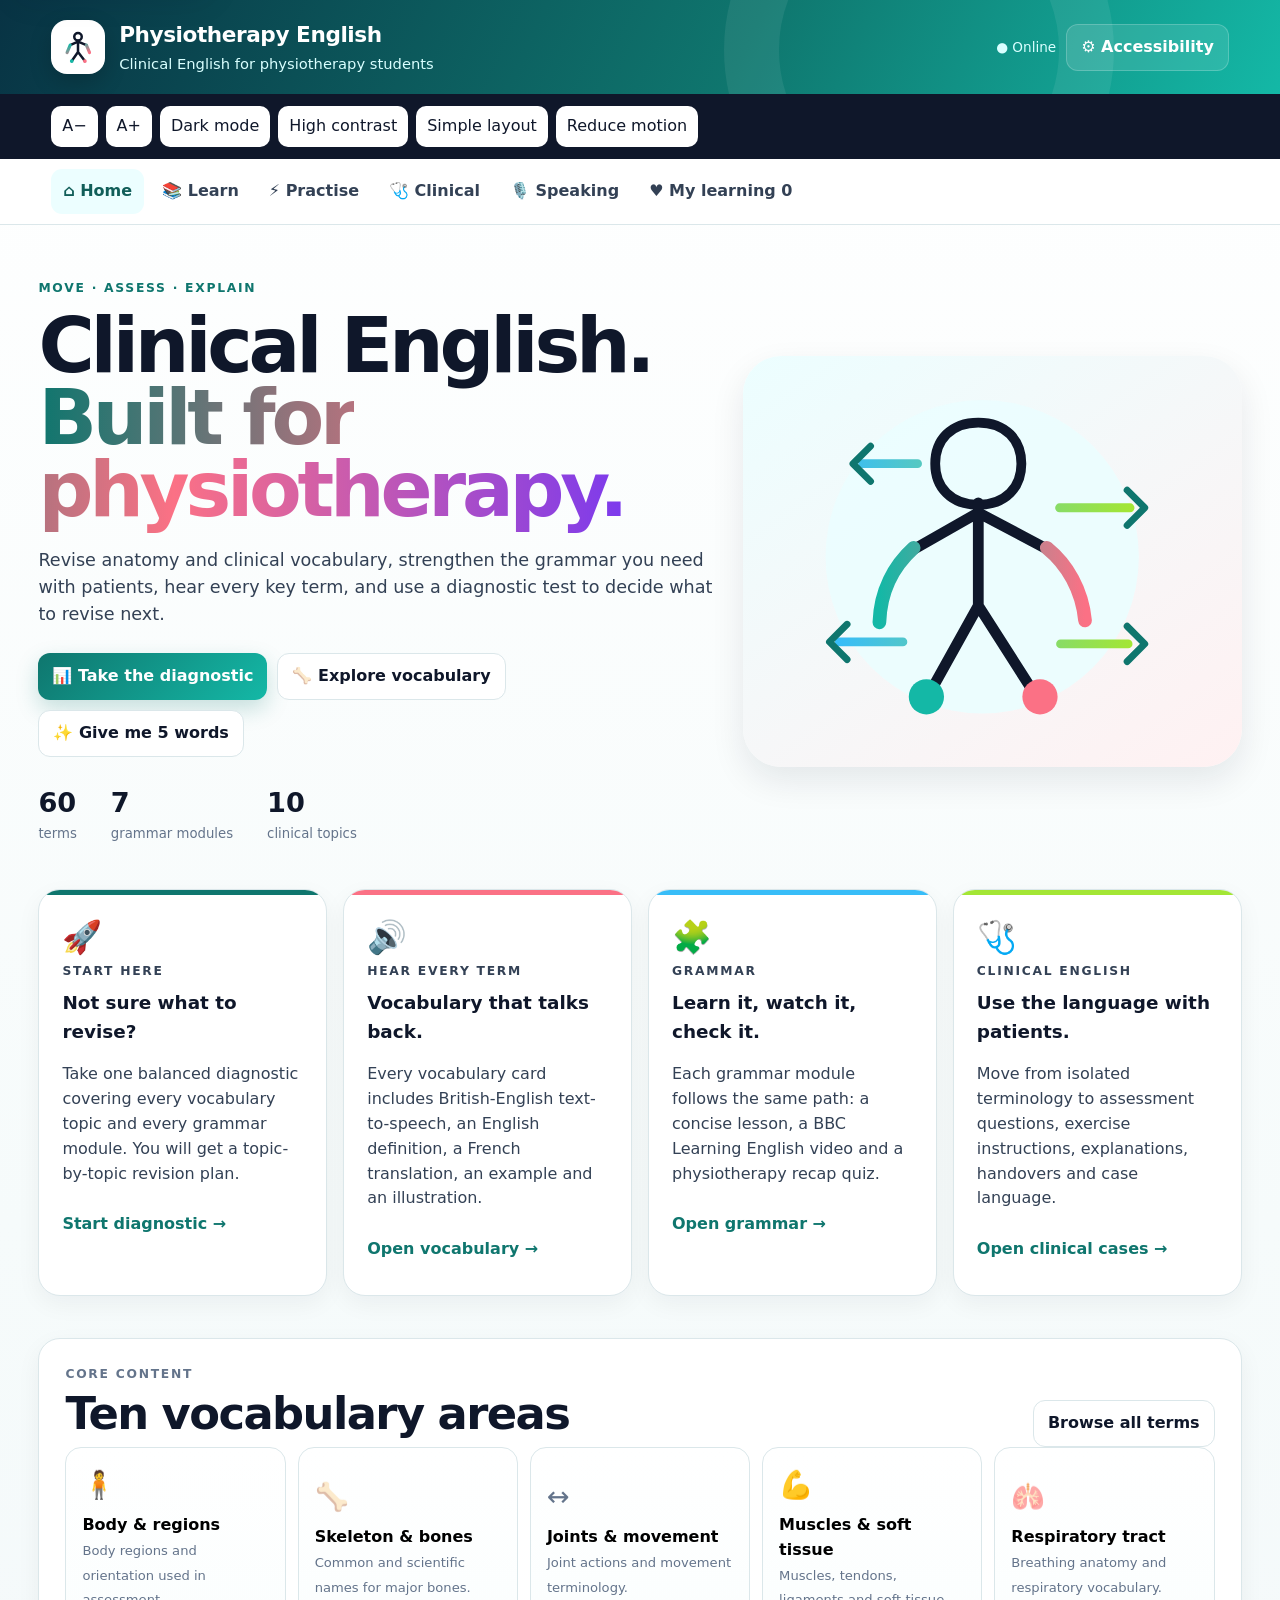
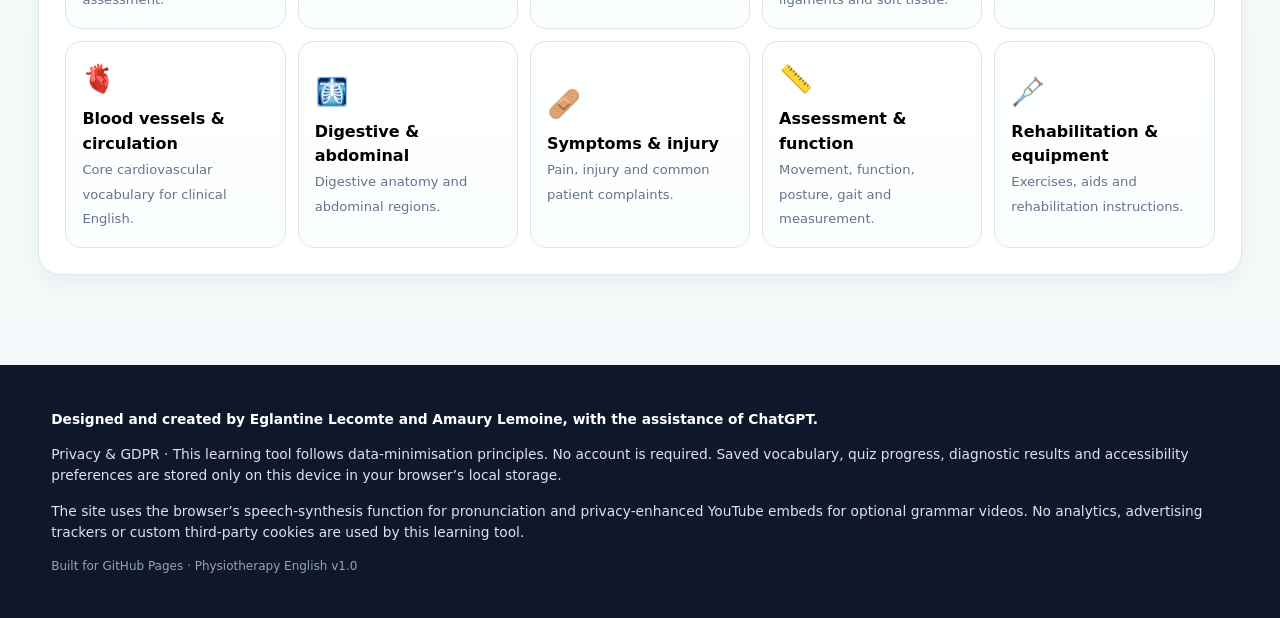
<file: index.html>
<!doctype html>
<html lang="en">
<head>
  <meta charset="utf-8">
  <meta name="viewport" content="width=device-width, initial-scale=1, viewport-fit=cover">
  <meta name="theme-color" content="#0f766e">
  <meta name="description" content="Clinical English for physiotherapy students: vocabulary, grammar, pronunciation, practice, diagnostic and clinical communication.">
  <title>Physiotherapy English</title>
  <link rel="icon" href="logo.svg" type="image/svg+xml">
  <link rel="manifest" href="manifest.webmanifest">
  <link rel="stylesheet" href="styles.css">

  <style>

    .speaking-banner{display:grid;grid-template-columns:1.35fr .75fr;align-items:center;gap:1rem;padding:clamp(1.2rem,3vw,2.2rem);border-radius:1.4rem;background:linear-gradient(120deg,#e1fbf4,#eff6ff 58%,#ffedf4);color:#123044;margin-top:1rem;overflow:hidden}
    .speaking-banner h3{font-size:clamp(1.6rem,3vw,2.4rem);margin:.2rem 0 .7rem}.speaking-banner p{max-width:58ch}.speaking-banner svg{width:100%;max-height:210px}.speaking-steps{display:flex;flex-wrap:wrap;gap:.55rem;margin-top:1rem}.speaking-steps span{padding:.45rem .75rem;background:white;border-radius:1rem;font-weight:700;font-size:.88rem}
    .speaking-pathways{display:grid;grid-template-columns:repeat(2,minmax(0,1fr));gap:1rem;margin:1.2rem 0}.speaking-path{display:flex;flex-direction:column;align-items:flex-start;gap:.45rem;text-align:left;min-width:0;padding:1.2rem;background:var(--card-bg,#fff);color:inherit;border:2px solid rgba(15,118,110,.25);border-radius:1.2rem;cursor:pointer;transition:transform .16s,border-color .16s,box-shadow .16s}.speaking-path:hover,.speaking-path:focus-visible{transform:translateY(-2px);border-color:#0f766e;box-shadow:0 5px 18px #0f766e18}.speaking-path.selected{border-color:#0f766e;box-shadow:0 0 0 3px #14b8a62e}.speaking-path strong{font-size:1.25rem}.speaking-path em{font-style:normal;font-weight:bold;color:#0f766e}.path-illustration{font-size:2rem;display:block;padding:.3rem 0}
    .speaking-mission-grid{display:grid;grid-template-columns:repeat(3,minmax(0,1fr));gap:.85rem;margin:1rem 0 1.3rem}.speaking-mission-card{display:flex;flex-direction:column;align-items:flex-start;gap:.5rem;min-width:0;min-height:185px;text-align:left;padding:1rem;background:var(--card-bg,#fff);border:2px solid rgba(15,118,110,.19);border-radius:1rem;color:inherit;cursor:pointer}.speaking-mission-card:hover,.speaking-mission-card:focus-visible{border-color:#0f766e;transform:translateY(-2px)}.speaking-mission-card.chosen{background:rgba(20,184,166,.10);border-color:#0f766e}.speaking-mission-card strong{font-size:1.03rem}.speaking-mission-card small{opacity:.8;line-height:1.4}.speaking-mission-card .mission-art{font-size:2rem}.speaking-mission-card .mission-tag{font-weight:700;font-size:.8rem;background:#e5f8f4;color:#115e59;padding:.25rem .55rem;border-radius:1rem}.speaking-mission-card .mission-cta{margin-top:auto;font-weight:700;color:#0f766e}
    @media(max-width:850px){.speaking-mission-grid{grid-template-columns:repeat(2,minmax(0,1fr))}}@media(max-width:600px){.speaking-banner{grid-template-columns:1fr}.speaking-banner svg{max-width:250px;justify-self:center}.speaking-pathways,.speaking-mission-grid{grid-template-columns:1fr}.speaking-mission-card{min-height:unset}}
    body.dark .speaking-path,body.dark .speaking-mission-card{background:#17363f}body.dark .speaking-banner{background:linear-gradient(120deg,#17494c,#26384d);color:#f0fdfa}
    .speaking-journey{margin:1.2rem 0;background:var(--card-bg,#fff);border:1px solid #0f766e55;border-radius:1.25rem;overflow:hidden}.speaking-journey>h3{padding:1rem 1.2rem;margin:0}.speaking-stage-tabs{display:flex;gap:.35rem;overflow-x:auto;padding:.6rem;background:#0f766e12}.speaking-stage-tabs button{white-space:nowrap;min-height:44px;border:1px solid #0f766e55;border-radius:1.4rem;background:transparent;color:inherit;padding:.6rem .8rem;cursor:pointer}.speaking-stage-tabs button.active{background:#0f766e;color:white}.speaking-stage-art{background:linear-gradient(115deg,#e0f7f1,#e0f2fe);display:grid;place-items:center;padding:1rem}.speaking-stage-art svg{width:min(100%,420px);max-height:220px}.speaking-stage-copy{padding:1.1rem 1.3rem}.speaking-stage-copy h4{font-size:1.28rem}.speaking-mission-card .mission-art{display:grid;place-items:center;background:#e0f7f1;border-radius:.8rem;width:100%;height:90px}.speaking-mission-card .mission-art svg{max-height:90px;width:100%}body.dark .speaking-stage-art{background:#1e4150}body.dark .speaking-mission-card .mission-art{background:#1e4150}@media(max-width:600px){.speaking-stage-copy{padding:1rem}}
    .speaking-games{margin:1.4rem 0}.speaking-game-choices{display:grid;grid-template-columns:repeat(3,minmax(0,1fr));gap:.9rem;margin:1rem 0}.speaking-game-choice{display:flex;flex-direction:column;gap:.45rem;text-align:left;background:var(--card-bg,#fff);border:2px solid #0f766e44;color:inherit;border-radius:1.1rem;padding:1rem;min-height:150px;cursor:pointer}.speaking-game-choice>span{font-size:2rem}.speaking-game-choice strong{font-size:1.1rem}.speaking-game-choice small{line-height:1.4}.speaking-game-choice.selected,.speaking-game-choice:focus-visible{border-color:#0f766e;box-shadow:0 0 0 3px #14b8a630}.speaking-game-panel{background:var(--card-bg,#fff);border:1px solid #0f766e55;border-radius:1.2rem;padding:1.1rem}.speaking-game-options{display:flex;gap:1rem;flex-wrap:wrap;align-items:end}.speaking-game-options label{display:grid;gap:.3rem;flex:1 1 140px}.speaking-game-options select{width:100%}.speaking-game-scene{margin:1rem 0;padding:1.1rem;display:flex;align-items:center;gap:1rem;background:linear-gradient(110deg,#e0f7f1,#e6f0ff);border-radius:1rem;color:#143b4b}.speaking-game-scene-icon{font-size:clamp(2rem,6vw,4rem);padding:.5rem;flex:none}.speaking-game-scene h4{font-size:1.3rem;margin:.2rem 0}.speaking-game-roles{display:grid;grid-template-columns:repeat(auto-fit,minmax(200px,1fr));gap:.7rem}.speaking-game-role{background:rgba(20,184,166,.08);border-left:4px solid #0f766e;border-radius:.65rem;padding:.8rem}.speaking-game-role strong{display:block;margin-bottom:.4rem}.speaking-game-twist,.speaking-game-language{padding:1rem;border-radius:.75rem;margin-top:.8rem;background:#fff0f4;color:#71364b}.speaking-game-language{background:#e5f8f4;color:#115e59}.speaking-game-footnote{font-size:.9rem;opacity:.8}.speaking-games [hidden]{display:none!important}body.dark .speaking-game-choice,body.dark .speaking-game-panel{background:#17363f}body.dark .speaking-game-scene{background:#21434a;color:#fff}body.dark .speaking-game-twist{background:#4d2d3d;color:#fff}body.dark .speaking-game-language{background:#1a4b44;color:#fff}@media(max-width:700px){.speaking-game-choices{grid-template-columns:1fr}.speaking-game-choice{min-height:0}.speaking-game-scene{align-items:start}.speaking-game-panel{padding:.8rem}}
    .solo-lab{margin:1.4rem 0}.solo-controls{display:flex;align-items:end;gap:.8rem;flex-wrap:wrap;margin:1rem 0}.solo-controls label{display:grid;gap:.25rem;flex:1 1 175px}.solo-controls select{width:100%}.solo-game-shell{display:grid;grid-template-columns:minmax(0,1fr) minmax(0,1.2fr);overflow:hidden;border-radius:1.2rem;border:1px solid #0f766e55;background:var(--card-bg,#fff)}.solo-scene{min-height:270px;display:grid;place-items:center;background:linear-gradient(140deg,#e1fbf3,#e7effe);padding:1.2rem}.solo-scene svg{width:100%;max-width:420px;height:auto}.solo-game-copy{padding:1.2rem}.solo-game-copy h4{font-size:1.5rem;margin:.4rem 0}.solo-game-copy h5{margin:1rem 0 .4rem}.solo-keywords{display:flex;flex-wrap:wrap;gap:.45rem;margin:.8rem 0}.solo-keywords span{padding:.35rem .65rem;border-radius:1rem;background:#d8f6ed;color:#0d5649}.solo-reveal{padding:.85rem;border-radius:.7rem;background:#e2f5f0;color:#134e44;margin:.5rem 0}.solo-finish{display:flex;flex-wrap:wrap;gap:1rem;align-items:center;justify-content:space-between;padding:1rem 1.2rem;border:1px solid #0f766e55;border-top:0;border-radius:0 0 1.2rem 1.2rem}.solo-finish h4{margin:0}.solo-finish #soloTimeDisplay{font-size:2.5rem;font-weight:800;font-variant-numeric:tabular-nums;margin:.3rem 0}.solo-check{display:flex;gap:.5rem;align-items:center;width:100%}.solo-lab [hidden]{display:none!important}body.dark .solo-scene{background:#224650}body.dark .solo-game-shell{background:#19333c}body.dark .solo-keywords span,body.dark .solo-reveal{background:#204c45;color:white}@media(max-width:720px){.solo-game-shell{grid-template-columns:1fr}.solo-scene{min-height:170px}.solo-finish{display:block}.solo-finish .speaking-actions{margin:1rem 0}}
.speaking-photo{width:100%;aspect-ratio:16/9;object-fit:cover;border-radius:.8rem;display:block}.solo-photo-prompt{margin:0;width:100%}.solo-photo-prompt img{display:block;width:100%;height:260px;object-fit:cover;border-radius:.8rem}.solo-photo-prompt figcaption{font-size:.84rem;margin-top:.45rem;color:#135d55;font-weight:600}.speaking-photo-credits{font-size:.75rem;margin:1rem 0;color:inherit;opacity:.8}.speaking-photo-credits a{color:inherit;text-decoration:underline}
.speaking-scene-photo{display:block;width:100%;height:100%;max-height:220px;object-fit:cover;border-radius:.65rem}.speaking-mission-card .mission-art img{width:100%;height:90px;object-fit:cover}.speaking-stage-art img{max-width:520px;max-height:260px;object-fit:cover;border-radius:.8rem}
    .speaking-mission-card .mission-art{background:#e9f6f4}.speaking-mission-card .mission-art img{width:100%;height:100%;object-fit:cover}
.solo-picture-picker{display:flex;gap:.6rem;align-items:center;flex-wrap:wrap;margin:.6rem 0}.solo-picture-picker select{min-width:190px}.solo-picture-picker[hidden]{display:none!important}.solo-image-credit{font-size:.82rem;color:#115e59;text-decoration:underline;display:block;margin:.55rem 0}.solo-scene:has(.solo-image-credit){display:block}.solo-scene .speaking-scene-photo{width:100%;height:230px;object-fit:cover;border-radius:.7rem}
.speaking-photo-wrap{width:100%;min-height:90px;display:grid;place-items:center;overflow:hidden;border-radius:.7rem;background:#dff4ed}.speaking-photo-wrap .speaking-scene-photo{width:100%;height:100%;object-fit:cover}.speaking-photo-fallback{display:block;font-weight:700;padding:1rem;text-align:center;color:#115e59}.speaking-photo-fallback[hidden]{display:none!important}
    .speaking-layout{display:grid;grid-template-columns:minmax(0,1.6fr) minmax(260px,1fr);gap:1rem;margin-top:1.2rem;align-items:start}
    .speaking-layout h3,.speaking-layout h4{margin-bottom:.5rem}
    .speaking-intro{margin-top:1rem}.speaking-note{font-size:.94rem;opacity:.85}
    .speaking-controls{margin-top:1rem;display:flex;flex-wrap:wrap;gap:.8rem;align-items:end}
    .speaking-controls label{flex:1 1 190px}.speaking-controls select{max-width:100%}
    .speaking-surface{padding:1rem;border-radius:1rem;background:rgba(20,184,166,.09);margin:1rem 0}
    .speaking-surface ul{padding-left:1.3rem;line-height:1.65}
    .speaking-phrases{display:flex;gap:.55rem;flex-wrap:wrap}
    .speaking-phrases span{border:1px solid #0f766e55;border-radius:1rem;padding:.45rem .7rem;background:rgba(20,184,166,.08)}
    .speaking-actions{display:flex;gap:.5rem;flex-wrap:wrap;margin:1rem 0}
    .speaking-model{border-left:4px solid #0f766e;padding:.6rem 1rem;background:rgba(20,184,166,.08);border-radius:.5rem}
    .speaking-clock{font-size:clamp(2.3rem,7vw,4rem);font-weight:800;font-variant-numeric:tabular-nums;text-align:center;margin:1rem 0;color:var(--accent,#0f766e)}
    .speaking-rubric{display:grid;gap:.8rem;margin:1rem 0}
    .speaking-rubric label{display:flex;align-items:start;gap:.6rem;cursor:pointer;line-height:1.4}
    .speaking-rubric input{width:1.15rem;height:1.15rem;flex-shrink:0}
    .speaking-task,.speaking-coach{min-width:0}
    .speaking-layout [hidden]{display:none!important}
    #speakingTimerStatus,#speakingFeedback{min-height:1.5rem}
    @media(max-width:760px){.speaking-layout{grid-template-columns:1fr}.speaking-actions button{flex:1 1 150px}.speaking-controls{display:grid}.speaking-controls label,.speaking-controls select{width:100%}}
  </style>
</head>
<body>
  <a class="skip-link" href="#main">Skip to main content</a>

  <header class="site-header">
    <div class="brand-wrap">
      <img class="brand-logo" src="logo.svg" alt="" width="54" height="54">
      <div>
        <h1>Physiotherapy English</h1>
        <p>Clinical English for physiotherapy students</p>
      </div>
    </div>
    <div class="header-actions">
      <span class="status-dot" aria-label="Site available">● Online</span>
      <button class="ghost" id="installBtn" hidden>📲 Install app</button>
      <button class="ghost" id="accessibilityToggle" aria-expanded="false" aria-controls="accessibilityPanel">⚙ Accessibility</button>
    </div>
  </header>

  <section class="accessibility-panel" id="accessibilityPanel" hidden>
    <button data-access="fontDown">A−</button>
    <button data-access="fontUp">A+</button>
    <button data-access="dark">Dark mode</button>
    <button data-access="contrast">High contrast</button>
    <button data-access="simple">Simple layout</button>
    <button data-access="motion">Reduce motion</button>
  </section>

  <nav class="main-nav" aria-label="Main navigation">
    <button class="nav-item active" data-view="home">⌂ Home</button>
    <details>
      <summary>📚 Learn</summary>
      <div class="nav-menu">
        <button data-view="vocabulary">🦴 Vocabulary <small>Terms, sound, definitions & French</small></button>
        <button data-view="dictionary">🔎 Dictionary <small>Look up a term fast</small></button>
        <button data-view="grammar">🧩 Grammar <small>Lesson + video + recap quiz</small></button>
        <button data-view="pronunciation">🎧 Pronunciation <small>Stress, sounds and clinical words</small></button>
      </div>
    </details>
    <details>
      <summary>⚡ Practise</summary>
      <div class="nav-menu">
        <button data-view="flashcards">🧠 Flashcards <small>Revise and rate recall</small></button>
        <button data-view="practice">⚡ Practice <small>Quick game modes</small></button>
        <button data-view="diagnostic">📊 Diagnostic <small>Whole-site revision check</small></button>
      </div>
    </details>
    <details>
      <summary>🩺 Clinical</summary>
      <div class="nav-menu">
        <button data-view="cases">🩺 Clinical cases <small>Apply language to patients</small></button>
        <button data-view="communication">💬 Communication lab <small>Assess, explain, hand over, instruct</small></button>
      </div>
    </details>
    <button class="nav-item" data-view="speaking">🎙️ Speaking</button>
    <details>
      <summary>♥ My learning <span id="savedCountNav">0</span></summary>
      <div class="nav-menu">
        <button data-view="myvocab">♥ My vocabulary <small>Saved words</small></button>
        <button data-view="progress">📈 My progress <small>Results and next steps</small></button>
      </div>
    </details>
  </nav>

  <main id="main">
    <section class="view active" id="view-home" data-view-panel="home">
      <div class="hero">
        <div class="hero-copy">
          <p class="eyebrow">MOVE · ASSESS · EXPLAIN</p>
          <h2>Clinical English.<br><span>Built for physiotherapy.</span></h2>
          <p class="lead">Revise anatomy and clinical vocabulary, strengthen the grammar you need with patients, hear every key term, and use a diagnostic test to decide what to revise next.</p>
          <div class="hero-actions">
            <button class="primary" data-view="diagnostic">📊 Take the diagnostic</button>
            <button class="secondary" data-view="vocabulary">🦴 Explore vocabulary</button>
            <button class="secondary" id="fiveWordsBtn">✨ Give me 5 words</button>
          </div>
          <div class="hero-stats">
            <div><strong id="homeTermCount">0</strong><span>terms</span></div>
            <div><strong id="homeGrammarCount">0</strong><span>grammar modules</span></div>
            <div><strong id="homeTopicCount">0</strong><span>clinical topics</span></div>
          </div>
        </div>
        <div class="hero-art" aria-hidden="true">
          <svg viewBox="0 0 480 420" role="img">
            <defs>
              <linearGradient id="g1" x1="0" x2="1"><stop stop-color="#14b8a6"/><stop offset="1" stop-color="#fb7185"/></linearGradient>
              <linearGradient id="g2" x1="0" x2="1"><stop stop-color="#38bdf8"/><stop offset="1" stop-color="#a3e635"/></linearGradient>
            </defs>
            <circle cx="230" cy="205" r="160" fill="#ecfeff" opacity=".9"/>
            <path d="M226 68c28 0 44 18 44 42s-16 42-44 42-44-18-44-42 16-42 44-42Z" fill="none" stroke="#0f172a" stroke-width="10"/>
            <path d="M226 150v105m-65-58 65-37 70 37m-70 58-54 97m54-97 62 97" fill="none" stroke="#0f172a" stroke-width="11" stroke-linecap="round"/>
            <path d="M160 196c-20 18-34 44-35 76m171-76c21 17 36 43 39 74" fill="none" stroke="url(#g1)" stroke-width="14" stroke-linecap="round"/>
            <circle cx="173" cy="348" r="18" fill="#14b8a6"/><circle cx="289" cy="348" r="18" fill="#fb7185"/>
            <path d="M108 110h56m217 45h-72M84 292h65m230 2h-69" stroke="url(#g2)" stroke-width="9" stroke-linecap="round"/>
            <path d="M98 110l18-18m-18 18 18 18m280 27-18-18m18 18-18 18M74 292l18-18m-18 18 18 18m304-16-18-18m18 18-18 18" stroke="#0f766e" stroke-width="7" stroke-linecap="round"/>
          </svg>
        </div>
      </div>

      <div class="dashboard-grid">
        <article class="feature-card accent-teal">
          <div class="feature-icon">🚀</div>
          <p class="eyebrow">Start here</p>
          <h3>Not sure what to revise?</h3>
          <p>Take one balanced diagnostic covering every vocabulary topic and every grammar module. You will get a topic-by-topic revision plan.</p>
          <button class="text-btn" data-view="diagnostic">Start diagnostic →</button>
        </article>
        <article class="feature-card accent-coral">
          <div class="feature-icon">🔊</div>
          <p class="eyebrow">Hear every term</p>
          <h3>Vocabulary that talks back.</h3>
          <p>Every vocabulary card includes British-English text-to-speech, an English definition, a French translation, an example and an illustration.</p>
          <button class="text-btn" data-view="vocabulary">Open vocabulary →</button>
        </article>
        <article class="feature-card accent-blue">
          <div class="feature-icon">🧩</div>
          <p class="eyebrow">Grammar</p>
          <h3>Learn it, watch it, check it.</h3>
          <p>Each grammar module follows the same path: a concise lesson, a BBC Learning English video and a physiotherapy recap quiz.</p>
          <button class="text-btn" data-view="grammar">Open grammar →</button>
        </article>
        <article class="feature-card accent-lime">
          <div class="feature-icon">🩺</div>
          <p class="eyebrow">Clinical English</p>
          <h3>Use the language with patients.</h3>
          <p>Move from isolated terminology to assessment questions, exercise instructions, explanations, handovers and case language.</p>
          <button class="text-btn" data-view="cases">Open clinical cases →</button>
        </article>
      </div>

      <section class="section-block">
        <div class="section-heading">
          <div><p class="eyebrow">Core content</p><h2>Ten vocabulary areas</h2></div>
          <button class="secondary" data-view="vocabulary">Browse all terms</button>
        </div>
        <div id="topicPreview" class="topic-grid"></div>
      </section>
    </section>

    <section class="view" id="view-vocabulary" data-view-panel="vocabulary">
      <div class="page-head"><div><p class="eyebrow">Learn</p><h2>Physiotherapy vocabulary</h2><p>Sound + English term + English definition + French translation + illustration, on every card.</p></div><span class="pill" id="vocabCountPill"></span></div>
      <div class="toolbar sticky-tools">
        <label>Search<input id="vocabSearch" type="search" placeholder="Try gait, clavicle, swelling…"></label>
        <label>Topic<select id="vocabTopic"></select></label>
        <label>Level<select id="vocabLevel"><option value="all">All levels</option><option>A2–B1</option><option>B1</option><option>B1–B2</option><option>B2</option></select></label>
        <button class="secondary" id="randomWordBtn">🎲 Random term</button>
      </div>
      <div id="vocabGrid" class="vocab-grid"></div>
    </section>

    <section class="view" id="view-dictionary" data-view-panel="dictionary">
      <div class="page-head"><div><p class="eyebrow">Look it up</p><h2>Clinical dictionary</h2><p>Search in English or French.</p></div></div>
      <div class="dictionary-search"><input id="dictionarySearch" type="search" placeholder="Type at least 2 letters…"><button class="primary" id="dictionaryRandom">🎲 Random</button></div>
      <div id="dictionaryResults" class="dictionary-results empty-state">Start typing to search.</div>
    </section>

    <section class="view" id="view-grammar" data-view-panel="grammar">
      <div class="page-head"><div><p class="eyebrow">Grammar for clinical English</p><h2>Learn → watch → check</h2><p>Every module contains a concise lesson, a video and a physiotherapy recap quiz.</p></div><span class="pill">7 modules</span></div>
      <div id="grammarGrid" class="grammar-grid"></div>
    </section>

    <section class="view" id="view-pronunciation" data-view-panel="pronunciation">
      <div class="page-head"><div><p class="eyebrow">Pronunciation lab</p><h2>Hear it. Chunk it. Say it.</h2><p>British English is selected when your device provides an en-GB voice.</p></div></div>
      <div class="pronunciation-layout">
        <article class="panel"><h3>🎯 Word stress</h3><p>Work on long clinical words without reading them syllable by syllable.</p><div id="stressWords" class="chip-cloud"></div></article>
        <article class="panel"><h3>👄 Tricky contrasts</h3><div class="mini-grid"><div><strong>/θ/ vs /t/</strong><span>therapy · thorax</span></div><div><strong>/ɪ/ vs /iː/</strong><span>limb · knee</span></div><div><strong>-ed endings</strong><span>flexed · rotated · injured</span></div><div><strong>-s endings</strong><span>joints · muscles · exercises</span></div></div></article>
      </div>
      <section class="section-block"><div class="section-heading"><div><p class="eyebrow">Personal workout</p><h2>Five clinical words</h2></div><button class="primary" id="newPronunciationWorkout">↻ New workout</button></div><div id="pronunciationWorkout" class="pronunciation-cards"></div></section>
    </section>

    <section class="view" id="view-flashcards" data-view-panel="flashcards">
      <div class="page-head"><div><p class="eyebrow">Smart revision</p><h2>Flashcards</h2><p>Reveal the answer, then rate your recall.</p></div></div>
      <div class="toolbar"><label>Revise<select id="flashTopic"></select></label><label>Session size<select id="flashSize"><option>5</option><option selected>10</option><option>15</option></select></label><button class="primary" id="newFlashSession">↻ New session</button></div>
      <div id="flashcardArea" class="flashcard-area empty-state">Choose a topic and start a session.</div>
    </section>

    <section class="view" id="view-practice" data-view-panel="practice">
      <div class="page-head"><div><p class="eyebrow">Play · practise · remember</p><h2>Practice games</h2><p>Short untimed activities with immediate feedback.</p></div></div>
      <div class="game-mode-grid" id="gameModes"></div>
      <div class="toolbar"><label>Practise with<select id="practiceTopic"></select></label><label>Session<select id="practiceSize"><option>5</option><option selected>10</option></select></label><button class="primary" id="startPractice">▶ Start game</button></div>
      <div id="practiceArea" class="quiz-shell empty-state">Choose a mode and start when you are ready.</div>
    </section>

    <section class="view" id="view-diagnostic" data-view-panel="diagnostic">
      <div class="diagnostic-hero">
        <div><p class="eyebrow">Whole-site diagnostic</p><h2>Find out exactly what to revise.</h2><p>The test samples every vocabulary topic and every grammar module. It is untimed and your results stay in this browser.</p><div class="diagnostic-badges"><span>10 vocab areas</span><span>7 grammar modules</span><span>34 questions</span><span>No account</span></div></div>
        <button class="primary large" id="startDiagnostic">▶ Start diagnostic</button>
      </div>
      <div id="diagnosticArea" class="diagnostic-area"></div>
      <div id="diagnosticHistory" class="history-panel"></div>
    </section>

    <section class="view" id="view-cases" data-view-panel="cases">
      <div class="page-head"><div><p class="eyebrow">Apply</p><h2>Clinical case lab</h2><p>Use vocabulary and grammar in realistic physiotherapy situations.</p></div></div>
      <div id="caseGrid" class="case-grid"></div>
    </section>

    <section class="view" id="view-communication" data-view-panel="communication">
      <div class="page-head"><div><p class="eyebrow">Communication lab</p><h2>Know the words. Now use them.</h2><p>Assessment, explanations, exercise instructions, handovers and clinical notes.</p></div></div>
      <div id="communicationGrid" class="communication-grid"></div>
    </section>


    <section class="view" id="view-speaking" data-view-panel="speaking">
      <div class="page-head"><div><p class="eyebrow">Speaking studio · A2 to B2</p><h2>Speak with confidence. Care with clarity.</h2><p>Practise speaking up in class and communicating with patients, from A2 to B2. Work alone, in pairs or in groups.</p></div><span class="pill">12 speaking missions</span></div>
      <div class="speaking-banner">
        <div><p class="eyebrow">YOUR ENGLISH SPEAKING ADVENTURE</p><h3>Small steps. Big voice! ✨</h3><p>Pick a world, choose a mission, and practise in your own way. No perfect accent required — just give it a go!</p><div class="speaking-steps"><span>① Choose</span><span>② Prepare</span><span>③ Speak</span><span>④ Celebrate</span></div></div>
        <svg viewBox="0 0 260 190" role="img" aria-label="Friendly illustration of two students practising a conversation"><rect x="19" y="83" width="220" height="75" rx="24" fill="#ccfbf1"/><circle cx="80" cy="72" r="29" fill="#f8caa4"/><path d="M54 65q9-39 43-23l13 20" fill="#274c58"/><path d="M42 157q0-58 38-58t38 58" fill="#14b8a6"/><circle cx="183" cy="71" r="29" fill="#f4bd95"/><path d="M151 67q7-38 37-29t28 31" fill="#724a6d"/><path d="M144 157q0-58 39-58t39 58" fill="#fb7185"/><rect x="99" y="13" width="111" height="37" rx="17" fill="white" stroke="#0f766e" stroke-width="3"/><path d="M135 50l-10 16 28-16" fill="white" stroke="#0f766e" stroke-width="3"/><text x="154" y="37" text-anchor="middle" font-size="17" font-weight="bold" fill="#115e59">Let's talk!</text><circle cx="74" cy="75" r="3" fill="#193f45"/><circle cx="91" cy="75" r="3" fill="#193f45"/><path d="M75 85q8 9 17 0" fill="none" stroke="#193f45" stroke-width="3"/><circle cx="176" cy="76" r="3" fill="#193f45"/><circle cx="193" cy="76" r="3" fill="#193f45"/><path d="M177 86q8 9 17 0" fill="none" stroke="#193f45" stroke-width="3"/></svg>
      </div>
      <div class="speaking-pathways" aria-label="Choose your speaking world">
        <button class="speaking-path selected" data-speaking-path="class" aria-pressed="true"><img class="speaking-photo" src="https://commons.wikimedia.org/wiki/Special:FilePath/A%20college%20professor%20teaching%20in%20a%20university%20classroom%20full%20of%20students%20in%20Tennessee%2C%20United%20States%2002.jpg?width=900" alt="Students listening and participating during a university class" loading="lazy"><strong>Speaking in class</strong><span>Ask, answer, discuss and present. Be part of the conversation!</span><em>Explore classroom missions →</em></button>
        <button class="speaking-path" data-speaking-path="clinical" aria-pressed="false"><img class="speaking-photo" src="https://commons.wikimedia.org/wiki/Special:FilePath/Phystherapractice.jpg?width=900" alt="Physiotherapy professionals in a clinical setting" loading="lazy"><strong>Clinical speaking</strong><span>Talk to patients and colleagues with confidence.</span><em>Explore clinical missions →</em></button>
      </div>
      <p class="speaking-photo-credits">Photographs (external image sources; availability depends on the provider): <a href="https://commons.wikimedia.org/wiki/File:A_college_professor_teaching_in_a_university_classroom_full_of_students_in_Tennessee,_United_States_02.jpg" target="_blank" rel="noopener noreferrer">Harrison Keely (CC BY 4.0)</a> and <a href="https://commons.wikimedia.org/wiki/File:Phystherapractice.jpg" target="_blank" rel="noopener noreferrer">MacSeagull (CC BY-SA 4.0)</a>, via Wikimedia Commons.</p>
      <div class="speaking-intro panel"><h3>🗺️ Your mission map</h3><p><strong>Pick a card →</strong> read your brief → listen to useful phrases → start the speaking clock → reveal a sample answer → tick your own progress.</p><p class="speaking-note">Play solo, in pairs or with a group. Nothing is recorded or uploaded.</p></div>
      <div class="speaking-controls toolbar">
        <label for="speakingContextFilter">Your speaking world <select id="speakingContextFilter"><option value="class">🙋 Speaking in class</option><option value="clinical">🩺 Clinical speaking</option><option value="all">Both worlds</option></select></label>
        <label for="speakingLevel">Challenge level <select id="speakingLevel"><option value="all">All levels</option><option value="A2">A2 · Warm-up</option><option value="B1">B1 · Build confidence</option><option value="B2">B2 · Stretch yourself</option></select></label>
        <label for="speakingMission">Selected mission <select id="speakingMission"></select></label>
        <button class="secondary" id="speakingNext">Surprise me →</button>
      </div>
      <div id="speakingMissionCards" class="speaking-mission-grid" aria-label="Speaking mission cards"></div>
      <section class="solo-lab" aria-labelledby="soloLabTitle">
  <div class="section-heading"><div><p class="eyebrow">SOLO SPEAKING LAB</p><h3 id="soloLabTitle">Your voice, your pace 🎤</h3><p>Six short games you can play on your own, from A2 to B2. No microphone, account or partner required.</p></div></div>
  <div class="solo-controls"><label>My level <select id="soloLevel"><option>A2</option><option selected>B1</option><option>B2</option></select></label><label>Choose a game <select id="soloMode"><option value="sprint">⚡ Solo Sprint</option><option value="expert">🎤 One-Minute Expert</option><option value="picture">🖼️ Picture Prompt</option><option value="rephrase">🔄 Rephrase Challenge</option><option value="questions">❓ Question Builder</option><option value="notes">📝 Speak from Notes</option></select></label><button type="button" class="secondary" id="soloNew">New challenge ↻</button></div>
  <div class="solo-picture-picker" id="soloPicturePicker" hidden><label for="soloPictureSelect">Choose a real photograph</label><select id="soloPictureSelect"><option value="0">Students in class</option><option value="1">Physiotherapy clinic</option><option value="2">Clinical exercise</option></select></div>
  <div class="solo-game-shell"><div class="solo-scene" id="soloScene" aria-label="Speaking task scene"></div><div class="solo-game-copy"><p id="soloBadge" class="eyebrow"></p><h4 id="soloTitle"></h4><p id="soloPrompt"></p><div id="soloKeywords" class="solo-keywords"></div><h5>🎯 Your speaking goal</h5><p id="soloGoal"></p><div class="speaking-actions"><button type="button" class="secondary" id="soloHintToggle">💬 Show language help</button><button type="button" class="secondary" id="soloTwistToggle">⚡ Bonus challenge</button></div><p class="solo-reveal" id="soloHint" hidden></p><p class="solo-reveal" id="soloTwist" hidden></p></div></div>
  <div class="solo-finish"><div><h4>⏱️ Your speaking clock</h4><p id="soloTimeDisplay" role="timer">01:00</p><p id="soloStatus" role="status" aria-live="polite">Read the task, then start speaking.</p></div><div class="speaking-actions"><button type="button" class="primary" id="soloStart">Start speaking</button><button type="button" class="secondary" id="soloReset">Reset</button></div><label class="solo-check"><input id="soloCompleted" type="checkbox"/> I spoke aloud and tried to complete the task.</label><button type="button" class="secondary" id="soloSave">Save my completed challenge</button><p id="soloProgress" role="status" aria-live="polite"></p></div>
</section>
      <section class="speaking-games" aria-labelledby="speakingGamesTitle">
 <div class="section-heading"><div><p class="eyebrow">PLAY · SPEAK · CONNECT</p><h3 id="speakingGamesTitle">Choose your speaking game</h3><p>Short, playable challenges for 1–4 students. No accounts or microphones required.</p></div></div>
 <div class="speaking-game-choices" role="group" aria-label="Speaking game modes">
  <button type="button" data-speaking-game="roulette" class="speaking-game-choice selected" aria-pressed="true"><span aria-hidden="true">🎲</span><strong>Speaking Roulette</strong><small>A surprise question and a quick answer</small></button>
  <button type="button" data-speaking-game="roleplay" class="speaking-game-choice" aria-pressed="false"><span aria-hidden="true">🎭</span><strong>Role-play Challenge</strong><small>Different roles, one conversation</small></button>
  <button type="button" data-speaking-game="debate" class="speaking-game-choice" aria-pressed="false"><span aria-hidden="true">⚡</span><strong>Debate Duel</strong><small>Make a point, then respond</small></button>
 </div>
 <div class="speaking-game-panel">
  <div class="speaking-game-options"><label>Challenge level <select id="speakingGameLevel"><option>A2</option><option selected>B1</option><option>B2</option></select></label><label>Players <select id="speakingGamePlayers"><option value="1">1</option><option value="2" selected>2</option><option value="3">3</option><option value="4">4</option></select></label><button class="primary" type="button" id="speakingGameNew">Next challenge →</button></div>
  <div class="speaking-game-scene"><div class="speaking-game-scene-icon" id="speakingGameIcon" aria-hidden="true">🎲</div><div><p class="eyebrow" id="speakingGameMeta"></p><h4 id="speakingGameTitle"></h4><p id="speakingGameIntro"></p></div></div>
  <div id="speakingGameRoles" class="speaking-game-roles"></div>
  <div class="speaking-game-twist" id="speakingGameTwist" hidden></div>
  <div class="speaking-actions"><button type="button" class="secondary" id="speakingGameReveal">Reveal surprise →</button><button type="button" class="secondary" id="speakingGameHelp">Show language help</button></div>
  <div id="speakingGameLanguage" class="speaking-game-language" hidden></div>
  <p class="speaking-game-footnote" id="speakingGameStatus" role="status" aria-live="polite"></p>
 </div>
</section>
      <div class="speaking-journey">
  <h3>🎬 Your speaking adventure</h3>
  <div class="speaking-stage-tabs" role="group" aria-label="Mission steps">
    <button type="button" data-speaking-stage="0">1 · Discover</button><button type="button" data-speaking-stage="1">2 · Prepare</button><button type="button" data-speaking-stage="2">3 · Speak</button><button type="button" data-speaking-stage="3">4 · Plot twist</button><button type="button" data-speaking-stage="4">5 · Debrief</button>
  </div>
  <div class="speaking-stage-art" id="speakingStageArt" aria-label="Illustrated speaking scene"></div>
  <div class="speaking-stage-copy"><p class="eyebrow" id="speakingStageMeta"></p><h4 id="speakingStageHeading"></h4><p id="speakingStageInstructions"></p>
    <div class="speaking-actions"><button class="primary" id="speakingStageForward">Continue →</button><button class="secondary" id="speakingStagePrevious">← Back</button></div>
  </div>
</div>
      <div class="speaking-layout">
        <article class="panel speaking-task">
          <p class="eyebrow" id="speakingMeta"></p><h3 id="speakingTitle"></h3><p id="speakingContext"></p>
          <div class="speaking-surface"><h4>🎭 Your role</h4><p id="speakingRole"></p><h4>🎯 Your mini-challenges</h4><ul id="speakingChecklist"></ul></div>
          <h4>💬 Your phrase toolkit</h4><div id="speakingPhrases" class="speaking-phrases"></div>
          <div class="speaking-actions"><button class="primary" id="speakingListen">🔊 Listen to model phrases</button><button class="secondary" id="speakingModelToggle" aria-expanded="false">Show sample answer</button></div>
          <div id="speakingModel" class="speaking-model" hidden><h4>Example response — adapt it, don't memorise it</h4><p id="speakingModelText"></p></div>
        </article>
        <aside class="panel speaking-coach">
          <h3>⏱️ Ready, steady, speak!</h3><p>Prepare first, then speak without reading the model.</p>
          <div id="speakingClock" class="speaking-clock" role="timer" aria-live="off">01:00</div>
          <div class="speaking-actions"><button class="primary" id="speakingStart">Start</button><button class="secondary" id="speakingReset">Reset</button></div>
          <p id="speakingTimerStatus" role="status" aria-live="polite">Ready when you are.</p>
          <h3>🏅 Mission debrief</h3><p>After speaking, tick what you achieved.</p>
          <div id="speakingRubric" class="speaking-rubric"></div>
          <button class="secondary" id="speakingSave">Save self-check on this device</button>
          <p id="speakingFeedback" role="status" aria-live="polite"></p>
        </aside>
      </div>
    </section>

    <section class="view" id="view-myvocab" data-view-panel="myvocab">
      <div class="page-head"><div><p class="eyebrow">Make it yours</p><h2>My vocabulary</h2><p>Your saved word bank. Stored only in this browser.</p></div><button class="danger ghost" id="clearSaved">Clear saved words</button></div>
      <div id="myVocabStats" class="stats-row"></div>
      <div id="myVocabGrid" class="vocab-grid"></div>
    </section>

    <section class="view" id="view-progress" data-view-panel="progress">
      <div class="page-head"><div><p class="eyebrow">My progress</p><h2>Useful signals, not guilt.</h2><p>See what you have worked on and what the diagnostic suggests revising next.</p></div></div>
      <div id="progressStats" class="stats-row"></div>
      <div id="progressRecommendations" class="section-block"></div>
    </section>
  </main>

  <footer>
    <p><strong>Designed and created by Eglantine Lecomte and Amaury Lemoine, with the assistance of ChatGPT.</strong></p>
    <p>Privacy & GDPR · This learning tool follows data-minimisation principles. No account is required. Saved vocabulary, quiz progress, diagnostic results and accessibility preferences are stored only on this device in your browser’s local storage.</p>
    <p>The site uses the browser’s speech-synthesis function for pronunciation and privacy-enhanced YouTube embeds for optional grammar videos. No analytics, advertising trackers or custom third-party cookies are used by this learning tool.</p>
    <p class="small">Built for GitHub Pages · Physiotherapy English v1.0</p>
  </footer>

  <div id="toast" class="toast" role="status" aria-live="polite"></div>
  <script src="data.js"></script>
  <script src="app.js"></script>

  <script>
  (() => {
    'use strict';
    const missions=[
      {level:'A2',title:'Welcome a new patient',seconds:60,context:'A patient arrives for their first appointment after a knee injury.',role:'You are the physiotherapist. Welcome the patient and start a simple assessment.',tasks:['Introduce yourself and make the patient comfortable.','Ask about the main problem and pain.','Explain what will happen next.'],phrases:['Hello, my name is…','What brings you in today?','Where does it hurt?','On a scale from zero to ten…','First, I will ask a few questions.'],model:'Hello, my name is Alex and I am your physiotherapist today. What brings you in? Where does your knee hurt? How strong is the pain on a scale from zero to ten? Thank you. First, I will ask a few questions, then we will look at how your knee moves.'},
      {level:'A2',title:'Give an exercise instruction',seconds:60,context:'A patient is learning a gentle seated knee extension.',role:'Explain the movement slowly and check the patient understands.',tasks:['Explain the starting position.','Give three clear steps.','Add a safety instruction and check understanding.'],phrases:['Sit upright on the chair.','Slowly straighten your knee.','Hold for three seconds.','Stop if you feel sharp pain.','Could you show me?'],model:'Please sit upright with both feet on the floor. Slowly straighten your right knee. Hold for three seconds, then lower your foot. Repeat five times. Do not force the movement. Stop if you feel sharp pain. Could you show me one repetition?'},
      {level:'B1',title:'Explore lower-back pain',seconds:90,context:'A patient reports lower-back pain after working at a desk for several weeks.',role:'Conduct a short, patient-centred history. Do not diagnose.',tasks:['Ask when and how the pain started.','Ask about aggravating and easing factors.','Ask how symptoms affect daily activities.','Summarise what the patient has told you.'],phrases:['When did the pain start?','What makes it worse or better?','Does it affect your daily routine?','Have I understood correctly?'],model:'Could you tell me when the pain started? Was there a particular event? What makes it worse, and what helps? Does it affect your sleep or your work? So, if I understand correctly, you have had discomfort for several weeks, especially after sitting. Is that right?'},
      {level:'B1',title:'Explain a rehabilitation plan',seconds:90,context:'A patient recovering from an ankle sprain wants to know what therapy involves.',role:'Describe a realistic phased plan without promising a fixed recovery date.',tasks:['Explain the main rehabilitation goal.','Describe two activities in simple English.','Explain how progress will be reviewed.','Invite questions.'],phrases:['Our main goal is to…','We will start with…','As you improve, we can…','We will review your progress.','What questions do you have?'],model:'Our main goal is to help you move comfortably and regain confidence with everyday activities. We will begin with gentle ankle movement and balance exercises at a suitable level. As you improve, we can gradually increase the challenge. We will check your progress together and adapt the plan. What questions do you have?'},
      {level:'B2',title:'Respond to a worried patient',seconds:120,context:'A patient is anxious because progress after shoulder surgery seems slow.',role:'Listen empathetically, explain uncertainty and discuss appropriate follow-up.',tasks:['Acknowledge the patient’s concerns.','Explain why recovery can vary.','Avoid guarantees or an unsupported diagnosis.','Agree on sensible next steps and check understanding.'],phrases:['I can understand why that feels frustrating.','Recovery rates can vary.','Based on what we know so far…','We should review…','How does that plan sound to you?'],model:'I can understand why you are worried and frustrated. Recovery can vary from person to person, and we should not judge progress from one exercise alone. I would like to review how your shoulder is moving, your symptoms and your goals. If anything seems unusual or concerning, we can discuss this with your treating clinician. We will adjust the plan based on your response. How does that sound?'},
      {level:'B2',title:'Give a concise clinical handover',seconds:120,context:'You are handing over care of a patient with persistent knee pain to another clinician.',role:'Give a structured spoken handover using only the information below: three months of knee pain, stairs aggravate symptoms, reduced confidence, gentle strengthening started, reassessment planned.',tasks:['Introduce the reason for the handover.','Summarise relevant history and impact.','Explain intervention and response without inventing results.','State the next action and an uncertainty.'],phrases:['I am handing over the care of…','The patient reports…','So far, we have started…','Response to treatment is not yet established.','The next step is…'],model:'I am handing over a patient with a three-month history of knee pain. Stairs aggravate the symptoms, and the patient reports reduced confidence with everyday movement. Gentle strengthening has been started, but the response to treatment is not yet established. A reassessment is planned to review symptoms, function and the appropriate next steps.'}
    ];
    const classroom=[
      {level:'A2',title:'Ask for help or clarification',seconds:60,context:'During an English lesson, you have not understood an instruction or a new physiotherapy term.',role:'Politely interrupt, explain what is unclear and ask the teacher to clarify or repeat.',tasks:['Get the teacher’s attention politely.','Say exactly what you did not understand.','Ask for an example or repetition.'],phrases:['Excuse me, could you repeat that, please?','What does “range of motion” mean?','Could you give us an example?','Do you mean that…?'],model:'Excuse me, could you repeat the last instruction, please? I did not understand what range of motion means. Could you give us an example? Thank you, that is clearer now.'},
      {level:'A2',title:'Answer a question in class',seconds:60,context:'Your teacher asks: “Why is communication important in physiotherapy?”',role:'Give a short structured answer with one reason and an example.',tasks:['Answer in one clear sentence.','Give a reason using because.','Add one concrete example.'],phrases:['I think it is important because…','For example…','It helps patients to…','In my opinion…'],model:'I think communication is important because patients need to understand their treatment. For example, a physiotherapist must explain how to do an exercise safely. Clear instructions help the patient feel confident.'},
      {level:'B1',title:'Join a group discussion',seconds:90,context:'Your group is discussing this question: “Should physiotherapy patients use rehabilitation apps at home?”',role:'Share an opinion, react to a classmate and invite another student to speak.',tasks:['Give an opinion and a reason.','Agree or disagree respectfully with a classmate.','Invite a quieter classmate to contribute.'],phrases:['From my point of view…','I see your point, but…','I agree with you because…','What do you think, Alex?'],model:'From my point of view, rehabilitation apps can help patients remember their exercises. However, they cannot replace personalised advice. I see your point about motivation, but some patients may need extra support. What do you think about that?'},
      {level:'B1',title:'Give a short class presentation',seconds:90,context:'You have been asked to give a mini-presentation about preventing falls in older adults.',role:'Organise your response with an opening, two main points and a conclusion.',tasks:['Introduce the topic.','Give two practical examples.','Use signposting language.','Finish with one key takeaway.'],phrases:['Today I’m going to talk about…','First,… Secondly,…','For instance…','To sum up…'],model:'Today I’m going to talk about fall prevention in older adults. First, physiotherapists can help improve balance through adapted exercises. Secondly, strength training can support everyday activities such as standing up from a chair. For instance, a simple programme may include sit-to-stand practice. To sum up, regular and suitable exercise can support confidence and mobility.'},
      {level:'B2',title:'Disagree politely in a debate',seconds:120,context:'A classmate claims: “Online physiotherapy consultations are always as effective as face-to-face appointments.”',role:'Challenge the absolute claim without dismissing the speaker; qualify your argument and suggest a balanced view.',tasks:['Acknowledge an advantage of online consultations.','Question the word “always”.','Provide a reasoned counterargument.','Suggest when each format might be appropriate.'],phrases:['I take your point; however…','That may be true in some cases, but…','We should distinguish between…','It depends on…'],model:'I take your point that online consultations improve access for some patients. However, I would challenge the word always. Some assessments require physical examination or direct supervision, while follow-up conversations may work well remotely. The most appropriate format depends on the patient, the clinical question and the available resources.'},
      {level:'B2',title:'Ask a thoughtful follow-up question',seconds:120,context:'A classmate has presented a study suggesting that exercise helps people with persistent low-back pain.',role:'Summarise the main claim, ask about the evidence and build on the response.',tasks:['Acknowledge a point from the presentation.','Ask a precise question about the study or limitations.','Explain why your question matters.','Follow up respectfully.'],phrases:['You mentioned that…','Could you clarify how…?','Was there a comparison group?','How might that affect the conclusions?'],model:'Thank you for your presentation. You mentioned that exercise improved outcomes for people with persistent low-back pain. Could you clarify what outcomes the researchers measured, and whether there was a comparison group? I ask because these details affect how confidently we can apply the findings to different patients.'}
    ];
    classroom.forEach(m=>m.contextType='class');
    missions.forEach(m=>m.contextType='clinical');
    missions.push(...classroom);
    const classroomRubric=['I made my point or asked a clear question.','I used polite, appropriate classroom English.','I spoke in connected sentences and gave an example or reason.','I listened and responded to another speaker when relevant.'];
    const clinicalRubric=['I completed the clinical communication task.','I used clear, patient-friendly English.','I spoke in complete, connected sentences.','I checked understanding and avoided unsupported claims.'];
    const $=id=>document.getElementById(id);
    let current=0,remaining=60,timer=null,missionStage=0;
    const key='physio-speaking-checks-v1';
    function stop(){if(timer!==null){clearInterval(timer);timer=null;} $('speakingStart').textContent='Start';}
    function clock(){const m=Math.floor(remaining/60),s=remaining%60;$('speakingClock').textContent=String(m).padStart(2,'0')+':'+String(s).padStart(2,'0');}
    function available(){return missions.map((m,i)=>({m,i})).filter(({m})=>($('speakingLevel').value==='all'||m.level===$('speakingLevel').value)&&($('speakingContextFilter').value==='all'||m.contextType===$('speakingContextFilter').value));}

    const classroomTwists=['Your teacher asks for an example. Give one.','Your classmate looks confused. Rephrase your point.','Another student disagrees. Respond politely.','You have 15 seconds to summarise your idea.','Someone asks for a reason. Explain why.','Your teacher asks about limitations. Mention one.'];
    const clinicalTwists=['The patient looks confused. Explain more simply.','The patient asks a follow-up question. Check understanding.','The patient is worried. Acknowledge their concern.','The patient forgets a step. Repeat it clearly.','The patient asks for a guarantee. Explain uncertainty.','A colleague asks for a two-sentence summary.'];
    const speakingMissionPhotos=[["https://commons.wikimedia.org/wiki/Special:FilePath/Physiotherapist_working_examining_treating_injured_leg_of_male_patient.jpg?width=900","A physiotherapist assessing a patient's injured leg."],["https://commons.wikimedia.org/wiki/Special:FilePath/Athlete_undergoing_knee_treatment_during_rehabilitation_session_in_clinic.jpg?width=900","An athlete undergoing knee treatment in a rehabilitation clinic."],["https://commons.wikimedia.org/wiki/Special:FilePath/Physiotherapist_working_examining_treating_injured_leg_of_male_patient.jpg?width=900","A physiotherapist treating a patient's leg; use the picture as a discussion starter."],["https://commons.wikimedia.org/wiki/Special:FilePath/Athlete_undergoing_knee_treatment_during_rehabilitation_session_in_clinic.jpg?width=900","Rehabilitation session in a clinic; discuss a realistic exercise plan."],["https://commons.wikimedia.org/wiki/Special:FilePath/Physiotherapist_working_examining_treating_injured_leg_of_male_patient.jpg?width=900","Physiotherapy treatment scene; imagine a patient concern."],["https://commons.wikimedia.org/wiki/Special:FilePath/Athlete_undergoing_knee_treatment_during_rehabilitation_session_in_clinic.jpg?width=900","Clinical rehabilitation scene for a spoken handover."],["https://images.unsplash.com/photo-1523240795612-9a054b0db644?w=900&auto=format&fit=crop","University students working together; practise asking for clarification."],["https://images.unsplash.com/photo-1531482615713-2afd69097998?w=900&auto=format&fit=crop","University learning environment; practise answering a question."],["https://images.unsplash.com/photo-1523240795612-9a054b0db644?w=900&auto=format&fit=crop","Students discussing in a university learning environment."],["https://images.unsplash.com/photo-1531482615713-2afd69097998?w=900&auto=format&fit=crop","Students collaborating; practise a short class presentation."],["https://images.unsplash.com/photo-1523240795612-9a054b0db644?w=900&auto=format&fit=crop","Students collaborating; use the picture to spark debate."],["https://images.unsplash.com/photo-1531482615713-2afd69097998?w=900&auto=format&fit=crop","University group learning setting; practise follow-up questions."]];
    function speakingIllustration(m){
      const i=missions.indexOf(m),photo=speakingMissionPhotos[Math.max(0,i)];
      const wrapper=document.createElement('div');wrapper.className='speaking-photo-wrap';
      const img=document.createElement('img');img.className='speaking-scene-photo';img.loading='lazy';img.src=photo[0];img.alt=photo[1];
      const fallback=document.createElement('span');fallback.className='speaking-photo-fallback';fallback.textContent=m.contextType==='class'?'Classroom speaking scene':'Physiotherapy speaking scene';fallback.hidden=true;
      img.setAttribute('data-speaking-image','1');
      wrapper.append(img,fallback);return wrapper.outerHTML;
    }
    document.addEventListener('error',event=>{
      const img=event.target;
      if(!(img instanceof HTMLImageElement)||!img.matches('[data-speaking-image]'))return;
      img.hidden=true;
      const fallback=img.nextElementSibling;
      if(fallback)fallback.hidden=false;
    },true);
        function showSpeakingStage(){
      const m=missions[current], labels=['Discover the situation','Get your phrases ready','Your turn: speak!','Plot twist!','Mission complete'];
      const bodies=[m.context+' '+m.role,'Choose two useful phrases below. Plan your first sentence, then try without reading.','Press Start on the speaking timer below. Speak aloud and complete your mini-challenges.',(m.contextType==='class'?classroomTwists:clinicalTwists)[current%6]+' Take a few seconds, then respond aloud.','Reveal the sample answer, tick the self-check and save your progress. You can replay this mission.'];
      $('speakingStageMeta').textContent='STEP '+(missionStage+1)+' / 5 · '+m.level;
      $('speakingStageHeading').textContent=labels[missionStage];$('speakingStageInstructions').textContent=bodies[missionStage];
      $('speakingStageArt').innerHTML=speakingIllustration(m);
      document.querySelectorAll('[data-speaking-stage]').forEach(b=>b.classList.toggle('active',Number(b.dataset.speakingStage)===missionStage));
      $('speakingStageForward').textContent=missionStage===4?'↻ Replay':'Next step →';$('speakingStagePrevious').disabled=missionStage===0;
    }
    document.querySelectorAll('[data-speaking-stage]').forEach(b=>b.addEventListener('click',()=>{missionStage=Number(b.dataset.speakingStage);showSpeakingStage();}));
    $('speakingStageForward').addEventListener('click',()=>{missionStage=(missionStage+1)%5;showSpeakingStage();});
    $('speakingStagePrevious').addEventListener('click',()=>{missionStage=Math.max(0,missionStage-1);showSpeakingStage();});

    function drawMissionCards(){
      const art={class:['🙋','💡','🤝','🎤','⚖️','🔍'],clinical:['👋','🦵','💬','📋','💗','📝']};
      const cards=available();const area=$('speakingMissionCards');area.replaceChildren(...cards.map(({m,i})=>{
        const btn=document.createElement('button');btn.type='button';btn.className='speaking-mission-card'+(i===current?' chosen':'');btn.setAttribute('aria-pressed',String(i===current));
        const tag=document.createElement('span');tag.className='mission-tag';tag.textContent=m.level+' · '+m.seconds+' sec';
        const icon=document.createElement('span');icon.className='mission-art';icon.setAttribute('aria-hidden','true');icon.innerHTML=speakingIllustration(m);
        const title=document.createElement('strong');title.textContent=m.title;
        const desc=document.createElement('small');desc.textContent=m.context;
        const cta=document.createElement('span');cta.className='mission-cta';cta.textContent=i===current?'✓ Current mission':'Start mission →';
        btn.append(icon,tag,title,desc,cta);btn.addEventListener('click',()=>{current=i;$('speakingMission').value=String(i);render();$('speakingTitle').scrollIntoView({behavior:'smooth',block:'center'});});return btn;
      }));
      document.querySelectorAll('[data-speaking-path]').forEach(b=>{let active=b.dataset.speakingPath===$('speakingContextFilter').value;b.classList.toggle('selected',active);b.setAttribute('aria-pressed',String(active));});
    }
    function updateOptions(preferred){
      const items=available();$('speakingMission').innerHTML=items.map(({m,i})=>'<option value="'+i+'">'+m.level+' · '+m.title+'</option>').join('');
      current=items.some(({i})=>i===preferred)?preferred:items[0].i;
      $('speakingMission').value=String(current);render();
    }
    function render(){
      stop();missionStage=0;const m=missions[current];remaining=m.seconds;clock();showSpeakingStage();
      $('speakingMeta').textContent=(m.contextType==='class'?'Speaking in class':'Clinical communication')+' · '+m.level+' · '+m.seconds+'-second challenge';
      $('speakingTitle').textContent=m.title;$('speakingContext').textContent=m.context;$('speakingRole').textContent=m.role;
      $('speakingChecklist').replaceChildren(...m.tasks.map(t=>{const li=document.createElement('li');li.textContent=t;return li;}));
      $('speakingPhrases').replaceChildren(...m.phrases.map(t=>{const s=document.createElement('span');s.textContent=t;return s;}));
      $('speakingModelText').textContent=m.model;$('speakingModel').hidden=true;
      $('speakingModelToggle').textContent='Show sample answer';$('speakingModelToggle').setAttribute('aria-expanded','false');
      const saved=read()[current]||[];const rubric=m.contextType==='class'?classroomRubric:clinicalRubric;$('speakingRubric').replaceChildren(...rubric.map((r,i)=>{const label=document.createElement('label');const c=document.createElement('input');c.type='checkbox';c.checked=!!saved[i];const text=document.createElement('span');text.textContent=r;label.append(c,text);return label;}));
      drawMissionCards();
      $('speakingTimerStatus').textContent='Ready when you are.';$('speakingFeedback').textContent=saved.length?'Previous self-check restored.':'';
    }
    function read(){try{return JSON.parse(localStorage.getItem(key)||'{}')||{};}catch{return {};}}
    document.querySelectorAll('[data-speaking-path]').forEach(b=>b.addEventListener('click',()=>{$('speakingContextFilter').value=b.dataset.speakingPath;updateOptions(current);document.getElementById('speakingMissionCards').scrollIntoView({behavior:'smooth',block:'start'});}));
    $('speakingContextFilter').addEventListener('change',()=>updateOptions(current));
    $('speakingLevel').addEventListener('change',()=>updateOptions(current));
    $('speakingMission').addEventListener('change',e=>{current=Number(e.target.value);render();});
    $('speakingNext').addEventListener('click',()=>{const a=available();const pos=a.findIndex(x=>x.i===current);current=a[(pos+1)%a.length].i;$('speakingMission').value=String(current);render();});
    $('speakingStart').addEventListener('click',()=>{
      if(timer!==null){stop();$('speakingTimerStatus').textContent='Paused. Press Start to continue.';return;}
      if(remaining===0)remaining=missions[current].seconds;
      $('speakingStart').textContent='Pause';$('speakingTimerStatus').textContent='Speak out loud — keep going!';
      timer=setInterval(()=>{remaining=Math.max(0,remaining-1);clock();if(!remaining){stop();$('speakingTimerStatus').textContent='Time! Now review your answer and tick your self-check.';}},1000);
    });
    $('speakingReset').addEventListener('click',()=>{stop();remaining=missions[current].seconds;clock();$('speakingTimerStatus').textContent='Timer reset.';});
    $('speakingModelToggle').addEventListener('click',()=>{const el=$('speakingModel');el.hidden=!el.hidden;$('speakingModelToggle').textContent=el.hidden?'Show sample answer':'Hide sample answer';$('speakingModelToggle').setAttribute('aria-expanded',String(!el.hidden));});
    $('speakingListen').addEventListener('click',()=>{
      if(!('speechSynthesis' in window)){$('speakingFeedback').textContent='Audio playback is not supported by this browser.';return;}
      speechSynthesis.cancel();const u=new SpeechSynthesisUtterance(missions[current].phrases.join('. '));u.lang='en-GB';u.rate=.88;
      const voice=speechSynthesis.getVoices().find(v=>v.lang.toLowerCase()==='en-gb');if(voice)u.voice=voice;speechSynthesis.speak(u);
    });
    $('speakingSave').addEventListener('click',()=>{
      const checks=[...$('speakingRubric').querySelectorAll('input')].map(x=>x.checked);
      try{const all=read();all[current]=checks;localStorage.setItem(key,JSON.stringify(all));$('speakingFeedback').textContent='Saved on this device: '+checks.filter(Boolean).length+'/'+checks.length+' speaking goals.';}
      catch{$('speakingFeedback').textContent='Your browser did not allow saving. You can still practise and self-check.';}
    });
    document.addEventListener('click', e=>{const b=e.target.closest('[data-view]');if(b && b.dataset.view!=='speaking' && timer!==null){stop();$('speakingTimerStatus').textContent='Paused because you left Speaking.';}});
    document.addEventListener('visibilitychange',()=>{if(document.hidden&&timer!==null){stop();$('speakingTimerStatus').textContent='Paused while the tab was inactive.';}});
    updateOptions(0);
  })();
  </script>
<script>
(() => {
'use strict';
const $=id=>document.getElementById(id);
const tasks={
 A2:[
  {title:'A new word',prompt:'You do not understand the word “posture”. Ask your teacher for help.',point:'Ask for clarification.',roles:['Ask politely what the word means.','Explain the word using a simple example.'],twist:'Now ask for another example.',help:'Excuse me, what does … mean? / Could you give an example?'},
  {title:'Explain one exercise',prompt:'Tell a partner how to do a simple seated knee extension.',point:'Give clear steps.',roles:['Explain the exercise in three short steps.','Listen and ask one question.'],twist:'Your partner says: “Could you say it more slowly?”',help:'First, sit upright. Then… / Finally… / Is that clear?'},
  {title:'Introduce your opinion',prompt:'Should students practise English in every physiotherapy lesson?',point:'Give a reason and an example.',roles:['Give one opinion and a reason.','Ask “Why?” and listen.'],twist:'Now give an example from university life.',help:'I think … because … / For example …'}
 ],
 B1:[
  {title:'Rehabilitation apps',prompt:'Should patients use mobile apps to support physiotherapy at home?',point:'Discuss advantages and limitations.',roles:['Support using apps and give an example.','Explain a limitation and suggest a solution.'],twist:'A patient has no smartphone. Adapt your recommendation.',help:'I agree because … / However … / A possible solution is …'},
  {title:'A worried patient',prompt:'A patient is nervous about trying a new exercise.',point:'Use clear and reassuring English.',roles:['Explain the exercise and acknowledge the concern.','Ask one realistic question as the patient.'],twist:'The patient asks whether the exercise will hurt.',help:'I understand your concern. / We can adapt the exercise. / Tell me if …'},
  {title:'Group presentation',prompt:'Prepare a 60-second explanation of how physiotherapy supports balance.',point:'Present, listen and ask a question.',roles:['Introduce the topic with two examples.','Ask one relevant follow-up question.'],twist:'Summarise the whole talk in one sentence.',help:'Today I will explain … / First … / Another example is …'}
 ],
 B2:[
  {title:'Remote versus face-to-face',prompt:'Can remote consultations replace face-to-face physiotherapy?',point:'Support claims with reasoning and limits.',roles:['Argue when remote care can work well.','Challenge the claim and propose a nuanced alternative.'],twist:'An older patient has limited internet access. Reconsider your conclusion.',help:'While … / This depends on … / An important limitation is …'},
  {title:'Evidence matters',prompt:'A classmate says a new treatment works for everyone, based on one study.',point:'Ask about evidence and avoid overclaiming.',roles:['Explain the study claim carefully.','Ask about the study design and generalisability.'],twist:'The study has only 12 participants. Qualify your conclusion.',help:'What evidence supports …? / We cannot conclude that … / Further research may …'},
  {title:'Clinical handover',prompt:'A patient has persistent knee pain and difficulties using stairs; a reassessment is planned.',point:'Handover without inventing clinical findings.',roles:['Give a concise, structured handover.','Ask for a missing piece of information.'],twist:'The receiving clinician asks what is still uncertain.',help:'The patient reports … / We have not yet established … / The next step is …'}
 ]};
let mode='roulette',index=0;
function render(){
 const level=$('speakingGameLevel').value, players=Number($('speakingGamePlayers').value),task=tasks[level][index%tasks[level].length];
 const meta={roulette:['🎲','Speaking Roulette'],roleplay:['🎭','Role-play Challenge'],debate:['⚡','Debate Duel']}[mode];
 $('speakingGameIcon').textContent=meta[0];$('speakingGameTitle').textContent=task.title;
 $('speakingGameMeta').textContent=meta[1]+' · '+level+' · '+players+' player'+(players>1?'s':'');
 $('speakingGameIntro').textContent=task.prompt;
 const roleTexts=Array.from({length:players},(_,i)=>{
   if(mode==='roulette')return players===1?'Speak for 45–90 seconds. Include a reason or example.':'Player '+(i+1)+': Give your answer, then invite the next speaker.';
   if(mode==='roleplay')return players===1?'Play both roles: '+task.roles.join(' Then '):'Player '+(i+1)+': '+(i===0?task.roles[0]:i===1?task.roles[1]:'Observe and give one helpful follow-up question.');
   return players===1?'Give both sides of the debate, then a balanced conclusion.':'Player '+(i+1)+': '+(i%2===0?task.roles[0]:task.roles[1]);
 });
 $('speakingGameRoles').replaceChildren(...roleTexts.map((s,i)=>{let el=document.createElement('div');el.className='speaking-game-role';let b=document.createElement('strong');b.textContent=players===1?'Your mission':'Role '+(i+1);let p=document.createElement('p');p.textContent=s;el.append(b,p);return el;}));
 $('speakingGameTwist').textContent='⚡ Plot twist: '+task.twist;$('speakingGameTwist').hidden=true;
 $('speakingGameLanguage').textContent='💬 Useful English: '+task.help;$('speakingGameLanguage').hidden=true;
 $('speakingGameHelp').textContent='Show language help';$('speakingGameReveal').textContent='Reveal surprise →';
 $('speakingGameStatus').textContent='Goal: '+task.point+' Take turns; every player should contribute.';
 document.querySelectorAll('[data-speaking-game]').forEach(b=>{const on=b.dataset.speakingGame===mode;b.classList.toggle('selected',on);b.setAttribute('aria-pressed',String(on));});
}
document.querySelectorAll('[data-speaking-game]').forEach(b=>b.addEventListener('click',()=>{mode=b.dataset.speakingGame;index=0;render();}));
$('speakingGameLevel').addEventListener('change',()=>{index=0;render();});
$('speakingGamePlayers').addEventListener('change',render);
$('speakingGameNew').addEventListener('click',()=>{index++;render();});
$('speakingGameReveal').addEventListener('click',()=>{const e=$('speakingGameTwist');e.hidden=!e.hidden;$('speakingGameReveal').textContent=e.hidden?'Reveal surprise →':'Hide surprise';});
$('speakingGameHelp').addEventListener('click',()=>{const e=$('speakingGameLanguage');e.hidden=!e.hidden;$('speakingGameHelp').textContent=e.hidden?'Show language help':'Hide language help';});
render();
})();
</script>
<script>
(() => {
'use strict';
const $=id=>document.getElementById(id);
const bank={
sprint:[
['Give clear instructions for a seated knee extension.','Give three short steps.','First, sit upright. Then straighten your knee. Finally, lower your leg.','Explain again more slowly.'],
['Why is communication important in physiotherapy?','Give one reason and one example.','I think … because … For example …','Give another practical example.'],
['Can telehealth replace in-person physiotherapy?','Give a balanced view with one limitation.','On the one hand … However … It depends on …','Consider patients without reliable internet.']],
expert:[
['How can students prevent back discomfort?','Give two practical suggestions and a conclusion.','First … Secondly … To sum up …','Add an example from university life.'],
['How can physiotherapy support recovery after an ankle sprain?','Explain two goals and a realistic example.','Our goal is … For instance …','Mention how progress is reviewed.'],
['How should rehabilitation be adapted to individual patients?','Discuss two factors and acknowledge uncertainty.','This may depend on … Nevertheless …','Consider a patient with limited mobility.']],
picture:[
['Observe the photograph carefully.','Describe only the visible people, setting and actions before suggesting what might be happening.','I can see … It looks as though …','Explain what cannot be established from a photograph.'],
['Observe the photograph carefully.','Describe the scene and suggest appropriate communication in this setting.','The setting appears to be … A clinician could ask …','Suggest a question to check understanding.'],
['Observe the photograph carefully.','Separate observation from interpretation and discuss a possible clinical communication challenge.','The photograph shows … We cannot assume …','Identify one important piece of missing information.']],
rephrase:[
['“Please extend your knee.”','Explain this instruction in everyday English.','Please straighten your leg slowly.','Repeat it without medical terminology.'],
['Explain why balance training can help.','Say it again using patient-friendly words.','In other words … This may help you …','Add an example from daily life.'],
['Explain why recovery time varies.','Rephrase without making a guarantee.','Recovery varies between people. We will review …','Answer a request for an exact recovery date.']],
questions:[
['First appointment with a patient.','Ask three simple assessment questions.','What brings you in? Where does it hurt?','Add a question about daily activities.'],
['A patient reports back discomfort after desk work.','Ask about onset, triggers, relief and impact.','When did it start? What makes it worse?','Ask about sleep and work.'],
['A patient feels worried after surgery.','Ask five respectful, open questions without assuming a diagnosis.','Could you tell me more about …?','Ask about the patient’s own goals.']],
notes:[
['knee · stairs · pain · exercise','Make four connected sentences based only on these words.','The patient reports … We could discuss …','Add one relevant question.'],
['ankle · balance · confidence · home','Create a short explanation with a beginning and conclusion.','The aim is … We can review …','Explain one possible limitation.'],
['persistent symptoms · goals · uncertainty · reassessment','Give a balanced handover; do not invent findings.','What we know is … We still need …','Mention one missing clinical detail.']]
};
const modes={sprint:['⚡ Solo Sprint',60],expert:['🎤 One-Minute Expert',60],picture:['🖼️ Picture Prompt',90],rephrase:['🔄 Rephrase Challenge',60],questions:['❓ Question Builder',60],notes:['📝 Speak from Notes',60]};
const levels={A2:0,B1:1,B2:2};
const realPhotos=[{"src":"https://commons.wikimedia.org/wiki/Special:FilePath/Students%20in%20classroom.jpg?width=900","author":"Esthee2010","licence":"CC BY-SA 4.0","alt":"Students studying together in a classroom.","task":"Describe how students work together; suggest a polite way to join the conversation.","url":"https://commons.wikimedia.org/wiki/File:Students_in_classroom.jpg"},{"src":"https://commons.wikimedia.org/wiki/Special:FilePath/Clinica%20de%20fisioterapia.jpg?width=900","author":"Gonzalo Sampeter","licence":"CC0 1.0","alt":"A physiotherapy clinic interior.","task":"Describe the facilities you can see; explain what you cannot infer about patient care.","url":"https://commons.wikimedia.org/wiki/File:Clinica_de_fisioterapia.jpg"},{"src":"https://commons.wikimedia.org/wiki/Special:FilePath/Spangdahlem%20physical%20therapy%20rehabilitates%20Airmen%20after%20injury%20(7270862).jpg?width=900","author":"U.S. Air Force / Staff Sgt. Chanceler Nardone","licence":"Public domain (U.S. federal government work)","alt":"A cable-machine exercise in a physiotherapy setting.","task":"Describe the exercise equipment and suggest a clear safety instruction without diagnosing.","url":"https://commons.wikimedia.org/wiki/File:Spangdahlem_physical_therapy_rehabilitates_Airmen_after_injury_(7270862).jpg"}];
let timer=null,remaining=60;
function stop(){if(timer!==null)clearInterval(timer);timer=null;$('soloStart').textContent='Start speaking';}
function clock(){ $('soloTimeDisplay').textContent=String(Math.floor(remaining/60)).padStart(2,'0')+':'+String(remaining%60).padStart(2,'0');}
function render(){
 stop();
 const mode=$('soloMode').value,level=$('soloLevel').value,item=bank[mode][levels[level]],meta=modes[mode];
 remaining=meta[1];clock();
 $('soloTitle').textContent=meta[0];$('soloBadge').textContent=level+' · Individual challenge · '+remaining+' sec';
 $('soloPrompt').textContent=item[0];$('soloGoal').textContent=item[1];$('soloKeywords').replaceChildren();
 $('soloHint').textContent=item[2];$('soloTwist').textContent=item[3];
 $('soloHint').hidden=true;$('soloTwist').hidden=true;$('soloHintToggle').textContent='💬 Show language help';$('soloTwistToggle').textContent='⚡ Bonus challenge';
 $('soloScene').replaceChildren();
 $('soloPicturePicker').hidden=mode!=='picture';
 const selected=mode==='picture'?realPhotos[Number($('soloPictureSelect').value)]:realPhotos[0];
 const src=selected.src;
 if(mode==='picture'){$('soloPrompt').textContent=selected.task;$('soloGoal').textContent='First describe what is actually visible; then offer a cautious interpretation.';}
 const img=document.createElement('img');img.className='speaking-scene-photo';img.src=src;img.alt=selected.alt;img.loading='lazy';
 img.addEventListener('error',()=>{img.remove();const p=document.createElement('p');p.className='solo-image-error';p.setAttribute('role','status');p.textContent='This photograph could not be loaded. Use the source link below or select another picture before starting.';$('soloScene').prepend(p);});
 $('soloScene').append(img);
 if(mode==='picture'){const credit=document.createElement('a');credit.className='solo-image-credit';credit.href=selected.url;credit.target='_blank';credit.rel='noopener noreferrer';credit.textContent='Photograph: '+selected.author+' · '+selected.licence+' · View source';$('soloScene').append(credit);}
 $('soloStatus').textContent='Read the prompt, then start speaking.';$('soloCompleted').checked=false;
 try{let saved=JSON.parse(localStorage.getItem('physio-solo-completed-v1')||'{}');$('soloProgress').textContent=Object.keys(saved).length+' completed game-and-level combinations saved on this device.';}catch{$('soloProgress').textContent='Progress saving is unavailable.';}
}
$('soloPictureSelect').addEventListener('change',render);
$('soloMode').addEventListener('change',render);$('soloLevel').addEventListener('change',render);
$('soloNew').addEventListener('click',()=>{const k=Object.keys(modes),i=k.indexOf($('soloMode').value);$('soloMode').value=k[(i+1)%k.length];render();});
$('soloStart').addEventListener('click',()=>{
 if(timer!==null){stop();$('soloStatus').textContent='Paused.';return;}
 if(!remaining)remaining=modes[$('soloMode').value][1];
 $('soloStart').textContent='Pause';$('soloStatus').textContent='Speak in your own words.';
 timer=setInterval(()=>{remaining=Math.max(remaining-1,0);clock();if(!remaining){stop();$('soloStatus').textContent='Time! Now complete your self-check.';}},1000);
});
$('soloReset').addEventListener('click',()=>{stop();remaining=modes[$('soloMode').value][1];clock();$('soloStatus').textContent='Timer reset.';});
for(const [button,target,show,hide] of [['soloHintToggle','soloHint','💬 Show language help','Hide language help'],['soloTwistToggle','soloTwist','⚡ Bonus challenge','Hide bonus challenge']]){
 $(button).addEventListener('click',()=>{const p=$(target);p.hidden=!p.hidden;$(button).textContent=p.hidden?show:hide;});
}
$('soloSave').addEventListener('click',()=>{
 if(!$('soloCompleted').checked){$('soloProgress').textContent='Tick the self-check after speaking aloud.';return;}
 try{const key='physio-solo-completed-v1',saved=JSON.parse(localStorage.getItem(key)||'{}');saved[$('soloMode').value+'-'+$('soloLevel').value]=true;localStorage.setItem(key,JSON.stringify(saved));$('soloProgress').textContent='Well done! '+Object.keys(saved).length+' completed game-and-level combinations.';}catch{$('soloProgress').textContent='This browser cannot save progress. Your practice still counts.';}
});
document.addEventListener('visibilitychange',()=>{if(document.hidden&&timer!==null){stop();$('soloStatus').textContent='Paused when the tab became inactive.';}});
document.addEventListener('click',e=>{const b=e.target.closest('[data-view]');if(b&&b.dataset.view!=='speaking'&&timer!==null)stop();});
render();
})();
</script>
</body>
</html>
</file>
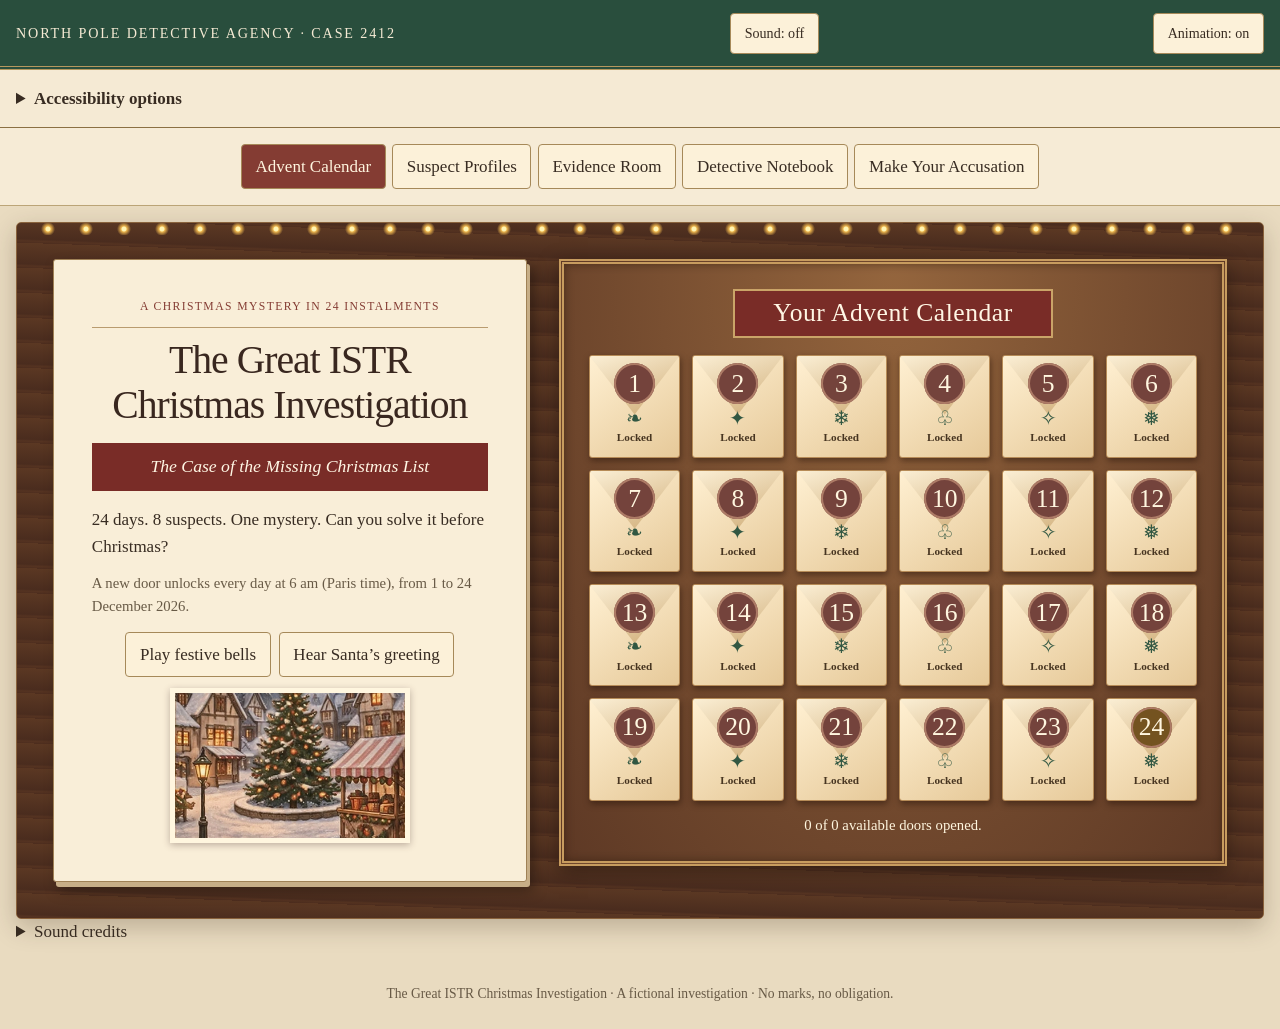
<file: physio-christmas/index.html>
<!doctype html><html lang="en-GB"><head><meta charset="utf-8"><meta name="viewport" content="width=device-width,initial-scale=1"><meta name="theme-color" content="#253d31"><title>The Great ISTR Christmas Investigation</title><style>
:root{--cream:#f5ead4;--ink:#382c22;--green:#294e3d;--red:#843c33;--gold:#b6985f}*{box-sizing:border-box}body{margin:0;background:#e9dbc0;color:var(--ink);font:17px/1.5 Georgia,serif}button,input,textarea,select{font:inherit}button,select{cursor:pointer}button{border:1px solid #a68959;border-radius:4px;background:#fcf1d9;color:var(--ink);padding:.55rem .85rem}button:hover:not(:disabled){background:#e8d4ab}button:focus-visible,a:focus-visible,textarea:focus-visible,input:focus-visible,select:focus-visible{outline:3px solid #9b442c;outline-offset:3px}button:disabled{cursor:default;opacity:.65}button.primary{background:var(--green);color:#fff6e4}header{background:var(--green);color:var(--cream);padding:.8rem 1rem;display:flex;align-items:center;justify-content:space-between;gap:.5rem;flex-wrap:wrap;border-bottom:4px double var(--gold)}header small{letter-spacing:.13em;text-transform:uppercase}header button{font-size:.88rem}nav{display:flex;flex-wrap:wrap;gap:.4rem;justify-content:center;padding:1rem .3rem;border-bottom:1px solid #bca578;background:#f6ebd6}nav button[aria-current=true]{background:var(--red);color:#fff5df}main{max-width:1050px;margin:auto;padding:1rem}h1,h2,h3{line-height:1.12;font-weight:normal}h1{font-size:clamp(2rem,5vw,3.9rem);margin:.4rem 0;color:var(--red);font-style:italic}h2{font-size:2rem;color:var(--green)}h3{color:var(--red)}.kicker{font-size:.8rem;letter-spacing:.15em;text-transform:uppercase;color:var(--red)}.hero{display:grid;grid-template-columns:1.1fr .9fr;background:var(--cream);border:1px solid var(--gold);padding:1.2rem;gap:1.2rem;align-items:center;box-shadow:0 3px 12px #66503320}.hero img{width:100%;max-height:380px;object-fit:cover;object-position:center 55%;border:3px double var(--gold)}.hero p{margin:.6rem 0}.rule{border:0;border-top:3px double var(--gold);margin:1.2rem 0}.calendar{display:grid;grid-template-columns:repeat(6,minmax(0,1fr));gap:.65rem}.door{min-height:104px;position:relative;border:4px double #b6985f;background:var(--red);color:#fff3d9;display:flex;flex-direction:column;align-items:center;justify-content:center;text-align:center;padding:.4rem;box-shadow:inset 0 0 0 3px #0001}.door:nth-child(even){background:var(--green)}.door:not(:disabled):hover{background:#6d4b2b;color:white}.door strong{font-size:2.2rem;line-height:1.1;font-weight:normal}.door span{font-size:.82rem;line-height:1.1}.door:disabled{background:#695b48;color:#fff5e4;opacity:.8}.door.done{border-color:#d8b65f}.door.final{background:#8a6c32;color:white}.paper{background:var(--cream);border:1px solid var(--gold);padding:clamp(1rem,3vw,2rem);box-shadow:0 2px 8px #47351d19}.gallery{display:grid;grid-template-columns:repeat(auto-fit,minmax(min(185px,100%),1fr));gap:.8rem;margin:1rem 0}.gallery button{padding:.45rem;background:#fdf5e3;text-align:center}.gallery img{width:100%;height:185px;object-fit:contain;display:block}.gallery span{display:block;font-size:.88rem;line-height:1.2;margin:.4rem 0}.copy{white-space:pre-line;max-width:75ch}.question{border-top:1px solid #b9a378;padding:1rem 0}.choices{display:grid;gap:.45rem}.choices button{text-align:left;white-space:normal}.choices button[aria-pressed=true]{background:#e1cba0;outline:2px solid var(--green)}.feedback{min-height:1.3em;color:var(--green);margin:.55rem 0}.actions{display:flex;gap:.5rem;flex-wrap:wrap;margin:1rem 0}.field{display:block;margin:.7rem 0}.field select,.field input,textarea{display:block;width:100%;max-width:100%;border:1px solid #b6985f;border-radius:3px;background:#fff9e9;color:#382c22;padding:.65rem}textarea{min-height:180px;resize:vertical}.muted{font-size:.92rem;color:#685a46}.suspects{display:grid;grid-template-columns:repeat(auto-fit,minmax(min(210px,100%),1fr));gap:1rem}.suspect{border:1px solid #b6985f;padding:.7rem;background:#fdf5e3}.suspect img{width:100%;height:220px;object-fit:contain}.suspect button{width:100%}.notice{background:#f9efd8;border-left:4px solid var(--red);padding:.65rem 1rem;margin:.5rem 0 1rem}.stage{position:relative;overflow:hidden;min-height:68px;padding:1rem;text-align:center;background:#294e3d;color:#f5ead4;border:3px double #b6985f}.stage .motif{display:inline-block;font-size:2rem;margin-right:.5rem;vertical-align:middle}.stage.play .motif{animation:sway 1.3s ease-in-out 2}.stage.play:after{content:'✦  ·  ✦  ·  ✦';position:absolute;left:0;right:0;top:0;animation:fall 2s ease-out;pointer-events:none;color:#e8cc88;letter-spacing:1.1em}@keyframes sway{0%,100%{transform:rotate(0)}25%{transform:rotate(-15deg) scale(1.1)}75%{transform:rotate(15deg) scale(1.1)}}@keyframes fall{from{transform:translateY(-25px);opacity:0}to{transform:translateY(80px);opacity:1}}@media(prefers-reduced-motion:reduce){*,*:before,*:after{animation:none!important;scroll-behavior:auto!important}}dialog{max-width:min(94vw,900px);max-height:92vh;background:var(--cream);border:2px solid var(--gold);padding:.8rem;color:var(--ink)}dialog img{max-width:100%;max-height:70vh;object-fit:contain;display:block;margin:auto}dialog::backdrop{background:#191c18bb}footer{text-align:center;font-size:.85rem;padding:1.5rem;color:#685a46}a{color:#294e3d} [hidden]{display:none!important}@media(max-width:650px){main{padding:.65rem}.hero{grid-template-columns:1fr;padding:1rem}.hero img{max-height:235px}.calendar{grid-template-columns:repeat(4,minmax(0,1fr));gap:.4rem}.door{min-height:85px}.door strong{font-size:1.8rem}.door span{font-size:.75rem}nav button{font-size:.85rem;padding:.45rem}.suspects{grid-template-columns:repeat(2,minmax(0,1fr))}.suspect img{height:155px}.suspect{padding:.5rem}.paper{padding:.9rem}header small{font-size:.7rem}}

/* Festive motion, preserving the original painted assets */
.hero-art,.greeting-art{position:relative;overflow:hidden;isolation:isolate;background:#253d31}
.hero-art{border:3px double var(--gold)}
.hero .hero-art img{display:block;border:0;max-height:380px;width:100%;object-fit:cover}
.snow-layer{position:absolute;inset:0;pointer-events:none;overflow:hidden;z-index:2}
.snow-layer i{position:absolute;top:-12px;width:var(--size);height:var(--size);border-radius:50%;background:#fff9e7;opacity:.75;animation:drift var(--dur) linear var(--delay) infinite}
@keyframes drift{0%{transform:translate(0,-12px)}100%{transform:translate(var(--drift),420px)}}
.motion-paused .snow-layer i,.motion-paused .greeting-art *{animation-play-state:paused!important}
.hero-tools{display:flex;flex-wrap:wrap;gap:.5rem;margin-top:.9rem}
.greeting-art{height:clamp(150px,30vw,260px);margin:.4rem auto .8rem;border:2px solid #b6985f;max-width:600px}
.greeting-art img{display:block;height:100%;width:100%;object-fit:contain;background:#e9dbc0}
.greeting-art.landscape img{object-fit:cover}
.greeting-art img{transform-origin:50% 80%}
.stage.play .greeting-art img{animation:card-motion 1.5s ease-in-out 2}
.stage.play .greeting-art.landscape img{animation:land-motion 3s ease-out both}
@keyframes card-motion{0%,100%{transform:rotate(0) scale(1)}35%{transform:rotate(-2deg) scale(1.035)}70%{transform:rotate(2deg) scale(1.035)}}
@keyframes land-motion{from{transform:scale(1)}to{transform:scale(1.035)}}
.greeting-art .festive-symbol{position:absolute;inset:0;display:grid;place-items:center;font-size:clamp(60px,15vw,115px);color:#e2c58b;text-shadow:2px 3px #17271d}
.stage.play .festive-symbol{animation:card-motion 1.2s ease-in-out 2}
.stage.play .greeting-art:after{content:'';position:absolute;inset:0;pointer-events:none;background:linear-gradient(115deg,transparent 35%,#fff5d525 50%,transparent 65%);animation:card-glint 2.5s ease-out both}
@keyframes card-glint{from{transform:translateX(-100%)}to{transform:translateX(100%)}}
.stage:has(.greeting-art):after{display:none}
@media(max-width:650px){.hero .hero-art img{max-height:235px}}
@media(prefers-reduced-motion:reduce){.snow-layer{display:none}.greeting-art img{transform:none!important}}


/* Individual portrait motion, using the approved painted portraits without redrawing them. */
.greeting-art[data-motion],.suspect img{transform-origin:50% 80%}
.stage.play .greeting-art[data-motion="chuckle"] img,.portrait-speaking[data-motion="chuckle"]{animation:chuckle .62s ease-in-out 3}
.stage.play .greeting-art[data-motion="nod"] img,.portrait-speaking[data-motion="nod"]{animation:nod 1.4s ease-in-out 2}
.stage.play .greeting-art[data-motion="bounce"] img,.portrait-speaking[data-motion="bounce"]{animation:bounce .82s ease-in-out 3}
.stage.play .greeting-art[data-motion="tilt"] img,.portrait-speaking[data-motion="tilt"]{animation:tilt 1.25s ease-in-out 2}
.stage.play .greeting-art[data-motion="settle"] img,.portrait-speaking[data-motion="settle"]{animation:settle 1.4s ease-in-out 2}
.stage.play .greeting-art[data-motion="sway"] img,.portrait-speaking[data-motion="sway"]{animation:frostsway 1.5s ease-in-out 2}
.stage.play .greeting-art[data-motion="hop"] img,.portrait-speaking[data-motion="hop"]{animation:hop .7s ease-in-out 3}
.stage.play .greeting-art[data-motion="inspect"] img,.portrait-speaking[data-motion="inspect"]{animation:inspect 1.6s ease-in-out 2}
@keyframes chuckle{0%,100%{transform:translateY(0)}50%{transform:translateY(-2px) scale(1.025)}}
@keyframes nod{0%,100%{transform:rotate(0)}45%{transform:rotate(2deg) translateY(2px)}}
@keyframes bounce{0%,100%{transform:translateY(0)}40%{transform:translateY(-5px) rotate(-1deg)}}
@keyframes tilt{0%,100%{transform:rotate(0)}45%{transform:rotate(-3deg)}}
@keyframes settle{0%,100%{transform:scale(1)}50%{transform:scale(1.025)}}
@keyframes frostsway{0%,100%{transform:rotate(0)}33%{transform:rotate(-2deg)}66%{transform:rotate(2deg)}}
@keyframes hop{0%,100%{transform:translateY(0)}45%{transform:translateY(-6px)}}
@keyframes inspect{0%,100%{transform:rotate(0) scale(1)}45%{transform:rotate(1.5deg) scale(1.04)}}
.motion-paused .stage *,.motion-paused .portrait-speaking{animation-play-state:paused!important}
.suspect button{margin-top:.3rem}.audio-status{min-height:1em}
</style><style id="frostwick-access-css">
#accessTools{margin:0;padding:.4rem 1rem;background:#f5ead4;color:#382c22;border-bottom:1px solid #8b7043}
#accessTools summary{cursor:pointer;font-weight:bold;min-height:44px;display:list-item;align-content:center}
#accessTools .access-options{display:flex;gap:.5rem;flex-wrap:wrap;padding:.25rem 0 .65rem}
#accessTools button{min-height:44px;white-space:normal}
#accessTools button[aria-pressed=true]{outline:2px solid currentColor;outline-offset:2px}
#accessTools button:focus-visible,body :is(button,a,input,textarea,select,summary,[tabindex]):focus-visible{outline:3px solid #154b80!important;outline-offset:3px!important}
#skipMain{position:absolute;left:1rem;top:-20rem;background:#fff;color:#182b22;padding:.75rem;z-index:1000}
#skipMain:focus{top:.5rem}
body.fw-large{font-size:21px}body.fw-readable{font-family:Arial,sans-serif;line-height:1.7;letter-spacing:.025em;word-spacing:.06em}
body.fw-readable :is(h1,h2,h3,button,input,textarea,select){font-family:Arial,sans-serif}
body.fw-contrast{--cream:#fff;--ink:#171717;--green:#17452d;--red:#74251e;--gold:#5e4a20;background:#fff;color:#171717}
body.fw-contrast :is(.paper,.hero,.notice,.question,.suspect,.muted,.copy,#accessTools){background:#fff;color:#171717;text-shadow:none}
body.fw-contrast button{background:#fff;color:#171717;border:2px solid #333;text-shadow:none}
body.fw-contrast button:disabled{background:#eee;color:#333;opacity:1}
body.fw-still *,body.fw-still *::before,body.fw-still *::after{animation:none!important;transition:none!important;scroll-behavior:auto!important}
body.fw-still .snow-layer{display:none!important}
@media(prefers-reduced-motion:reduce){*,*::before,*::after{animation:none!important;transition:none!important;scroll-behavior:auto!important}}
@media(max-width:480px){#accessTools{padding-inline:.65rem}#accessTools .access-options button{flex:1 1 125px}main{min-width:0;overflow-wrap:anywhere}nav{flex-wrap:wrap}button{max-width:100%;white-space:normal}}
</style><style id="fw-festive-home">
main:has(.fw-home){max-width:1440px}
.fw-home{display:grid;grid-template-columns:minmax(0,.83fr) minmax(0,1.17fr);gap:clamp(14px,2.5vw,38px);padding:clamp(14px,2.8vw,38px);border:1px solid #89623c;border-radius:5px;background:repeating-linear-gradient(2deg,#4d2d1e 0px,#553321 2px,#4a2c1e 4px,#5b3823 25px);box-shadow:0 8px 24px #38261740;position:relative;align-items:start}
.fw-home:before{content:'';position:absolute;top:0;left:1%;right:1%;height:12px;background:radial-gradient(circle at 50% 50%,#fff5b4 0 2px,#e9b24c 3px,transparent 7px) 0 0/38px 12px repeat-x;pointer-events:none}
.fw-home .hero{display:flex;flex-direction:column;align-items:stretch;gap:.7rem;padding:clamp(18px,3vw,38px);background:#f9eed8;border:1px solid #9f8156;border-radius:3px;box-shadow:3px 5px 0 #c7ae87,6px 8px 13px #1b110c85;min-width:0}
.fw-home .hero h1{font-family:Georgia,'Times New Roman',serif;font-style:normal;font-weight:normal;font-size:clamp(1.75rem,3.1vw,3.1rem);line-height:1.12;letter-spacing:-.025em;color:#39271f;margin:.65rem 0 1rem;text-align:center}
.fw-home .hero .kicker{font-size:.73rem;letter-spacing:.12em;text-align:center;border-bottom:1px solid #b99b6f;padding-bottom:.7rem}
.fw-home .hero .fw-subtitle{display:block;background:#792c27;color:#fff6e4;text-align:center;padding:.65rem;font-size:1.04em;font-style:italic;margin:1rem 0}
.fw-home .hero p{line-height:1.55;text-align:left;margin:.75rem 0}
.fw-home .hero .hero-art{width:100%;max-width:240px;align-self:center;border:5px solid #fff6df;box-shadow:0 2px 7px #442c2a55}
.fw-home .hero .hero-art img{max-height:145px;object-fit:cover}
.fw-home .hero-tools{justify-content:center}
.fw-home .hero-tools button{min-height:44px}
.fw-board{padding:clamp(10px,2vw,25px);border:5px double #c79c5f;background:radial-gradient(ellipse at top,#94653d,#5e3925);box-shadow:0 6px 18px #1c100a80,inset 0 0 10px #23140880;min-width:0}
.fw-board h2{background:#792c27;border:2px solid #caa468;color:#fff6e4;font-size:clamp(1.2rem,2vw,1.75rem);text-align:center;margin:0 auto 1.1rem;padding:.5rem .8rem;max-width:320px;font-style:normal;letter-spacing:.02em}
.fw-board .calendar{grid-template-columns:repeat(6,minmax(0,1fr));gap:clamp(6px,1vw,12px)}
.fw-board .door,.fw-board .door:nth-child(even),.fw-board .door.final{min-height:clamp(88px,8vw,122px);border:1px solid #b68b57;border-radius:3px;color:#39271f;background:linear-gradient(145deg,#fff0d2,#e6c999);box-shadow:1px 3px 6px #24120880;isolation:isolate;overflow:hidden;opacity:1;padding:.45rem .15rem .3rem;justify-content:flex-start;gap:.2rem}
.fw-board .door:before{content:'';position:absolute;z-index:-1;inset:0 0 auto;height:58%;background:linear-gradient(160deg,#fbefd5,#cfac76);clip-path:polygon(0 0,100% 0,50% 100%);filter:drop-shadow(0 2px 2px #8c6b43)}
.fw-board .door strong{display:grid;place-items:center;width:clamp(30px,3.2vw,43px);height:clamp(30px,3.2vw,43px);border-radius:50%;background:#862e29;color:#fff6df;box-shadow:inset 0 0 0 2px #b6503c,inset 0 0 0 4px #862e29,0 2px 2px #5e251e66;font-size:clamp(1.1rem,2vw,1.65rem);font-weight:normal;line-height:1}
.fw-board .door .fw-motif{font-size:1.25rem;line-height:1;color:#315742}
.fw-board .door span:not(.fw-motif){font-size:.7rem;line-height:1.2;font-weight:bold;color:#473521}
.fw-board .door:disabled strong{background:#74433c;box-shadow:inset 0 0 0 2px #ad7b66}
.fw-board .door:not(:disabled){border:2px solid #ffd98b;box-shadow:0 0 10px #f1c26a80;cursor:pointer}
.fw-board .door:not(:disabled):hover{background:#fff8e3;color:#382c22;transform:translateY(-2px)}
.fw-board .door.done strong{background:#2b5942;box-shadow:inset 0 0 0 2px #679373}
.fw-board .door.final strong{background:#745320}
.fw-board .door:focus-visible{outline:3px solid #fff!important;outline-offset:2px!important}
.fw-board .muted{color:#fff6df;text-align:center;margin:.8rem 0 0}
body.fw-contrast .fw-home,body.fw-contrast .fw-board{background:#fff;border:2px solid #171717}
body.fw-contrast .fw-home .hero,body.fw-contrast .fw-board .door{background:#fff;color:#111;box-shadow:none}
body.fw-contrast .fw-board .door:before{display:none}
body.fw-contrast .fw-board .muted,body.fw-contrast .fw-home .hero h1{color:#111}
body.fw-contrast .fw-board .door:focus-visible{outline-color:#154b80!important}
body.fw-readable .fw-home .hero h1{font-family:Arial,sans-serif;letter-spacing:normal}
body.fw-large .fw-board .door span:not(.fw-motif){font-size:.85rem}
@media(max-width:900px){.fw-home{grid-template-columns:1fr}.fw-home .hero .hero-art{display:none}.fw-board .calendar{grid-template-columns:repeat(6,minmax(0,1fr))}}
@media(max-width:540px){.fw-home{padding:12px;gap:20px}.fw-board{padding:9px}.fw-board .calendar{grid-template-columns:repeat(4,minmax(0,1fr));gap:7px}.fw-board .door{min-height:88px}.fw-home .hero{padding:17px}.fw-home .hero h1{font-size:1.75rem}.fw-home .hero .fw-subtitle{font-size:.95em}.fw-board .door strong{width:32px;height:32px}.fw-board .door .fw-motif{font-size:1.1rem}}
</style></head><body><header><small>North Pole Detective Agency · Case 2412</small><button id="sound" aria-pressed="false">Sound: off</button></header><nav aria-label="Main navigation" id="nav"></nav><main id="main" tabindex="-1"></main><footer>The Great ISTR Christmas Investigation · A fictional investigation · No marks, no obligation.</footer><dialog id="viewer"><button id="closeViewer">Close image</button><figure><img id="bigImage" alt=""><figcaption id="bigCaption"></figcaption></figure></dialog><script id="payload" type="application/json">{"demo":false,"days":[],"suspects":[],"assets":{"L08":"[data-uri]"},"captions":{"L08":"Christmas Square · illustration"}}</script><script>
'use strict';const P=JSON.parse(document.getElementById('payload').textContent),$=id=>document.getElementById(id), main=$('main');const DAYS=new Map(P.days.map(d=>[d.day,d]));const tabs=[['calendar','Advent Calendar'],['suspects','Suspect Profiles'],['evidence','Evidence Room'],['notebook','Detective Notebook'],['accuse','Make Your Accusation']];const key='physio2412-v1-'+(P.demo?'demo':'student');let state={opened:[],pinned:[],notes:'',nickname:'',suspect:'',poll:{},accusation:null,sound:false};let storageOK=true;try{state={...state,...JSON.parse(localStorage.getItem(key)||'{}')}}catch(e){storageOK=false}function save(){try{localStorage.setItem(key,JSON.stringify(state))}catch(e){storageOK=false}}function el(tag,text,cls){const n=document.createElement(tag);if(text!==undefined)n.textContent=text;if(cls)n.className=cls;return n}function add(parent,tag,text,cls){const n=el(tag,text,cls);parent.append(n);return n}function btn(parent,text,fn,cls){let b=add(parent,'button',text,cls);b.type='button';b.addEventListener('click',fn);return b}function notice(parent,t){add(parent,'p',t,'notice')}function section(title){let s=add(main,'section',undefined,'paper');add(s,'h2',title);return s}function pic(parent,k){if(!P.assets[k])return;let b=btn(parent,'',()=>{ $('bigImage').src=P.assets[k];$('bigImage').alt=P.captions[k];$('bigCaption').textContent=P.captions[k];$('viewer').showModal()});let im=add(b,'img');im.src=P.assets[k];im.alt=P.captions[k];im.loading='lazy';add(b,'span',P.captions[k]);return b}function gallery(parent,keys){if(!keys?.length)return;let g=add(parent,'div',undefined,'gallery');keys.forEach(k=>pic(g,k))}function localNotice(parent){add(parent,'p',storageOK?'Private to this browser and device. No information is sent to your teacher or classmates.':'Browser storage is unavailable. Your choices may be lost when you reload.','muted')}
let fwDoorBell=null;
function stopDoorBell(){if(fwDoorBell){fwDoorBell.pause();fwDoorBell.currentTime=0;fwDoorBell=null;}}
function playDoorBell(){if(!state.sound)return;stopDoorBell();try{const source="[data-uri]";if(!source)return;const bell=new Audio(source);fwDoorBell=bell;bell.volume=.55;bell.play().catch(()=>{});bell.addEventListener('ended',()=>{if(fwDoorBell===bell)fwDoorBell=null;},{once:true});}catch(_){}}
function navigate(v,focus=true){const n=/^day-(\d+)$/.exec(v);if(n&&DAYS.has(Number(n[1]))&&location.hash.slice(1)!==v)playDoorBell();else stopDoorBell();if(location.hash.slice(1)===v)render();else location.hash=v;if(focus)main.focus({preventScroll:true})}function nav(active){$('nav').replaceChildren();tabs.forEach(([id,t])=>{let b=btn($('nav'),t,()=>navigate(id));b.setAttribute('aria-current',String(active===id))})}window.addEventListener('pagehide',stopDoorBell);document.getElementById('sound').addEventListener('click',()=>{if(!state.sound)stopDoorBell()});
function soundUI(){$('sound').textContent='Sound: '+(state.sound?'on':'off');$('sound').setAttribute('aria-pressed',String(state.sound))}soundUI();$('sound').onclick=()=>{state.sound=!state.sound;save();soundUI();if(!state.sound){stopDoorBell();cancelSpeech()}else chime(1)};let audio;function chime(day){if(!state.sound)return;try{audio ||= new (window.AudioContext||window.webkitAudioContext)();audio.resume();let notes=day===24?[523,659,784,1047]:day%3===0?[523,392]:[659,784,988];notes.forEach((f,i)=>{let o=audio.createOscillator(),g=audio.createGain();o.type='sine';o.frequency.value=f;o.connect(g);g.connect(audio.destination);let t=audio.currentTime+i*.14;g.gain.setValueAtTime(.0001,t);g.gain.exponentialRampToValueAtTime(.09,t+.025);g.gain.exponentialRampToValueAtTime(.0001,t+.32);o.start(t);o.stop(t+.34)})}catch(e){}}
const voiceProfiles=[
 {name:'Santa Claus',preferred:['George','Daniel','Ryan','Arthur'],rate:.83,pitch:.72,motion:'chuckle'},
 {name:'Mrs Claus',preferred:['Susan','Hazel','Sonia','Martha'],rate:.91,pitch:1.02,motion:'nod'},
 {name:'Rudolph',preferred:['Ryan','Oliver','Daniel'],rate:1.01,pitch:1.20,motion:'bounce'},
 {name:'Grumble the Elf',preferred:['Arthur','George','Daniel'],rate:1.03,pitch:.89,motion:'tilt'},
 {name:'Dr Holly',preferred:['Sonia','Serena','Kate','Hazel'],rate:.95,pitch:1.11,motion:'settle'},
 {name:'Frosty',preferred:['Oliver','Ryan','George'],rate:.84,pitch:1.14,motion:'sway'},
 {name:'Ginger',preferred:['Oliver','Ryan','Martha'],rate:1.12,pitch:1.32,motion:'hop'},
 {name:'Inspector Snow',preferred:['Daniel','George','Arthur'],rate:.86,pitch:.83,motion:'inspect'}
];
const narration={preferred:['Serena','Kate','Sonia','Daniel'],rate:.95,pitch:1,motion:'settle'};
const speakerAliases={'Santa':0,'Santa Claus':0,'Mrs Claus':1,'Rudolph':2,'Grumble':3,'Grumble the Elf':3,'Dr Holly':4,'Frosty':5,'Ginger':6,'Inspector Snow':7};
function splitDialogue(text){const out=[];const rx=/(Santa Claus|Mrs Claus|Inspector Snow|Grumble the Elf|Dr Holly|Rudolph|Grumble|Frosty|Ginger|Santa):\s*“([^”]+)”/g;let end=0;for(const m of String(text).matchAll(rx)){let lead=text.slice(end,m.index).trim();if(lead)out.push({speaker:null,text:lead});out.push({speaker:speakerAliases[m[1]],text:m[2]});end=m.index+m[0].length;}let tail=text.slice(end).trim();if(tail)out.push({speaker:null,text:tail});return out;}
function pickVoice(profile,available){const uk=available.filter(v=>/^en[-_]GB$/i.test(v.lang));const english=available.filter(v=>/^en(?:[-_]|$)/i.test(v.lang));const pool=uk.length?uk:english;for(const pref of profile.preferred){const hit=pool.find(v=>v.name.toLowerCase().includes(pref.toLowerCase()));if(hit)return hit;}return pool[0]||null;}
let speakingToken=0, restorePortrait=null;
function cancelSpeech(){speakingToken++;if('speechSynthesis'in window)window.speechSynthesis.cancel();if(restorePortrait){restorePortrait();restorePortrait=null;}document.querySelectorAll('.portrait-speaking').forEach(n=>n.classList.remove('portrait-speaking'));}
function playDialogue(parts,status,portrait){if(!('speechSynthesis'in window)||!('SpeechSynthesisUtterance'in window)){if(status)status.textContent='Spoken audio is unavailable. Please use the transcript.';return false;}if(!parts.length)return false;if(!state.sound){state.sound=true;save();soundUI()}cancelSpeech();const token=speakingToken;const synth=window.speechSynthesis;let index=0;const art=portrait?.classList.contains('greeting-art')?portrait:null;const originalImage=art?.querySelector('img');const savedMotion=art?.dataset.motion;const savedSrc=originalImage?.src,savedAlt=originalImage?.alt;const wasLandscape=art?.classList.contains('landscape');let transient=null;if(art)restorePortrait=()=>{if(transient)transient.remove();if(originalImage){originalImage.src=savedSrc;originalImage.alt=savedAlt;originalImage.hidden=false;}art.classList.toggle('landscape',wasLandscape);if(savedMotion===undefined)delete art.dataset.motion;else art.dataset.motion=savedMotion;art.classList.remove('portrait-speaking');};
function next(){if(token!==speakingToken)return;if(portrait)portrait.classList.remove('portrait-speaking');if(index>=parts.length){if(restorePortrait){restorePortrait();restorePortrait=null;}if(status)status.textContent='Playback finished.';return;}const item=parts[index++],profile=voiceProfiles[item.speaker]||narration,u=new SpeechSynthesisUtterance(item.text);u.lang='en-GB';u.rate=profile.rate;u.pitch=profile.pitch;u.volume=.85;const v=pickVoice(profile,synth.getVoices());if(v){u.voice=v;u.lang=v.lang;}if(status)status.textContent=(item.speaker===null?'Narrator':profile.name)+' speaking · synthetic voice';if(art){const src=item.speaker===null?null:P.assets['p'+item.speaker];if(src){let im=originalImage||transient;if(!im){transient=el('img');art.prepend(transient);im=transient;}im.src=src;im.alt=profile.name;art.classList.remove('landscape');art.dataset.motion=profile.motion;art.classList.add('portrait-speaking');}else{if(transient){transient.remove();transient=null;}if(originalImage){originalImage.src=savedSrc;originalImage.alt=savedAlt;}art.classList.toggle('landscape',wasLandscape);if(savedMotion===undefined)delete art.dataset.motion;else art.dataset.motion=savedMotion;}}else if(portrait){portrait.dataset.motion=profile.motion;portrait.classList.add('portrait-speaking');}u.onend=next;u.onerror=()=>{if(token!==speakingToken)return;cancelSpeech();if(status)status.textContent='Playback interrupted. You can replay it or read the transcript.';};try{synth.speak(u)}catch(_){cancelSpeech();if(status)status.textContent='Spoken audio is unavailable. Please use the transcript.';}}
next();return true;}
function read(text,status,portrait){return playDialogue(splitDialogue(text),status,portrait);}
function playStatement(index,text,status,portrait){return playDialogue([{speaker:index,text}],status,portrait);}

function calendar(){let h=add(main,'section',undefined,'hero');let t=add(h,'div');add(t,'div','A Christmas mystery in 24 instalments','kicker');add(t,'h1','The Great ISTR Christmas Investigation');add(t,'p','The Case of the Missing Christmas List');add(t,'p','24 days. 8 suspects. One mystery. Can you solve it before Christmas?');add(t,'p',P.demo?'Teacher preview — all 24 doors available.':'A new door unlocks every day at 6 am (Paris time), from 1 to 24 December 2026.','muted');let im=add(h,'img');im.src=P.assets.L08;im.alt='Illustrated Christmas Square, North Pole Village';if(P.demo)notice(main,'Confidential teacher preview. Contains the entire solution; do not share with students.');add(main,'h2','Your Advent Calendar');let grid=add(main,'div',undefined,'calendar');for(let i=1;i<=24;i++){let d=DAYS.get(i);let b=btn(grid,'',()=>navigate('day-'+i),'door'+(state.opened.includes(i)?' done':'')+(i===24?' final':''));add(b,'strong',String(i));add(b,'span',d?(state.opened.includes(i)?'Reopen':'Open'):'Locked');b.disabled=!d;b.setAttribute('aria-label',`${i} December: ${d?d.title:'locked'}`)}add(main,'p',`${state.opened.filter(i=>DAYS.has(i)).length} of ${P.days.length} available doors opened.`,'muted');const credits=add(main,'details');add(credits,'summary','Sound credits');const credit=add(credits,'p','Opening bells: Sleigh bells — Orange Free Sounds · CC BY 4.0 · short excerpt with fades. ');const src=add(credit,'a','Original recording');src.href='https://orangefreesounds.com/sleigh-bells-sound/';src.target='_blank';src.rel='noopener noreferrer';add(credit,'span',' · ');const licence=add(credit,'a','Licence');licence.href='https://creativecommons.org/licenses/by/4.0/';licence.target='_blank';licence.rel='noopener noreferrer';}
const motifs=['❄','✦','✉','✷','❄','♬','✦','⌕','♫','♬','♫','?','✦','✉','✷','Aa','✦','⌕','❄','✧','✉','⌕','✦','★'];function question(parent,q,d,i,onAnswer){let s=add(parent,'div',undefined,'question');add(s,'h3',q[0]);let c=add(s,'div',undefined,'choices'), feedback=add(s,'p','','feedback');feedback.setAttribute('role','status');let bs=q[1].map((v,j)=>btn(c,v,()=>{bs.forEach((b,k)=>b.setAttribute('aria-pressed',String(k===j)));feedback.textContent=q[2]===null?q[3]:(j===q[2]?'Exactly. ':'Not quite. ')+q[3];if(onAnswer)onAnswer()}));bs.forEach(b=>b.setAttribute('aria-pressed','false'));btn(s,'Show explanation',()=>{feedback.textContent=q[3];if(onAnswer)onAnswer()})}
function day(d){if(!d){notice(main,'That door has not been released yet.');btn(main,'Back to calendar',()=>navigate('calendar'));return}if(!state.opened.includes(d.day)){state.opened.push(d.day);save()}let s=section(`${d.day} December — ${d.title}`);add(s,'div','North Pole case file · '+String(d.day).padStart(2,'0'),'kicker');let stage=add(s,'div',undefined,'stage play');add(stage,'span',motifs[d.day-1],'motif');add(stage,'span','Christmas greetings from the North Pole');let actions=add(s,'div',undefined,'actions');btn(actions,'Replay greeting',()=>{stage.classList.remove('play');void stage.offsetWidth;stage.classList.add('play');chime(d.day)});let audioStatus=add(s,'p','','muted audio-status');audioStatus.setAttribute('role','status');btn(actions,'Listen to the text',()=>read(d.text,audioStatus,stage.querySelector('.greeting-art')));btn(actions,'Stop voice',()=>{cancelSpeech();audioStatus.textContent='Playback stopped.'});add(s,'p',d.text,'copy');gallery(s,d.images);let shown=false;function reveal(){if(shown||!d.reveal)return;shown=true;let r=add(s,'div',undefined,'notice');add(r,'p',d.reveal.text,'copy');gallery(r,d.reveal.images)}if(d.day===1){let l=add(s,'label','Optional detective nickname','field');let inp=add(l,'input');inp.value=state.nickname;inp.maxLength=50;inp.oninput=()=>{state.nickname=inp.value;save()};localNotice(s)}if(d.day===2)btn(s,'Open the suspect dossiers',()=>navigate('suspects'),'primary');if(d.day===4)btn(s,'Pull the cracker!',()=>{chime(4);reveal()},'primary');d.questions.forEach((q,i)=>question(s,q,d.day,i,d.day===20?reveal:null));if(d.day===12){poll(s,'Would you rather…?',['Carry Santa’s sack up a hundred stairs','Persuade eight reindeer to do their rehabilitation exercises'],'rather');poll(s,'Your prime suspect so far?',P.suspects,'prime');localNotice(s)}if(d.day===23)btn(s,'Make your accusation',()=>navigate('accuse'),'primary');if(d.day===24){add(s,'h3','Case closed');if(state.accusation){let a=state.accusation;add(s,'p',`Your saved theory: ${a.join(' · ')}`)}add(s,'p','Merry Christmas, future physios! Looking after others starts with looking after yourself.')}if(d.source){let p=add(s,'p','Background reading: ','muted'),a=add(p,'a','Source');a.href=d.source;a.target='_blank';a.rel='noopener noreferrer'}if([5,7,8,9,10,13,14,17,18,19,20,21,22].includes(d.day)){let b=btn(s,state.pinned.includes(d.day)?'Pinned to your evidence':'Pin to evidence room',()=>{if(!state.pinned.includes(d.day)){state.pinned.push(d.day);save()}b.textContent='Pinned to your evidence';b.disabled=true});b.disabled=state.pinned.includes(d.day)}let bottom=add(s,'div',undefined,'actions');btn(bottom,'Back to calendar',()=>navigate('calendar'));if(DAYS.has(d.day-1))btn(bottom,'Previous door',()=>navigate('day-'+(d.day-1)));if(DAYS.has(d.day+1))btn(bottom,'Next door',()=>navigate('day-'+(d.day+1)));}
function poll(s,title,options,k){add(s,'h3',title);let c=add(s,'div',undefined,'choices');let bs=options.map(v=>btn(c,v,()=>{state.poll[k]=v;save();bs.forEach((b,i)=>b.setAttribute('aria-pressed',String(options[i]===v)));msg.textContent=storageOK?'Private choice saved.':'Choice recorded for this session only.'}));bs.forEach((b,i)=>b.setAttribute('aria-pressed',String(options[i]===state.poll[k])));let msg=add(s,'p',state.poll[k]?(storageOK?'Private choice saved.':'Choice recorded for this session only.'):'','feedback');msg.setAttribute('role','status')}
function suspects(){let s=section('Suspect Profiles');if(!DAYS.has(2)){notice(s,'The dossiers will be released on 2 December.');return}add(s,'p','Initial claims are not verified alibis. Decide for yourself what the evidence means.');let g=add(s,'div',undefined,'suspects');let claims=DAYS.get(2).text.split('\n').map(line=>line.split('“')[1]?.split('”')[0]||line);P.suspects.forEach((n,i)=>{let c=add(g,'article',undefined,'suspect'),im=add(c,'img');im.src=P.assets['p'+i];im.alt=n;add(c,'h3',n);let quote=add(c,'p','“'+claims[i]+'”');quote.hidden=true;let b=btn(c,'Read statement',()=>{quote.hidden=!quote.hidden;b.textContent=quote.hidden?'Read statement':'Hide statement';b.setAttribute('aria-expanded',String(!quote.hidden))});b.setAttribute('aria-expanded','false');let status=add(c,'p','','muted audio-status');status.setAttribute('role','status');btn(c,'Listen to statement',()=>{quote.hidden=false;b.textContent='Hide statement';b.setAttribute('aria-expanded','true');playStatement(i,claims[i],status,im)});btn(c,'Stop voice',()=>{cancelSpeech();status.textContent='Playback stopped.'});let m=btn(c,state.suspect===n?'Person of interest ✓':'Mark person of interest',()=>{state.suspect=state.suspect===n?'':n;save();suspectsRefresh()});});localNotice(s)}function suspectsRefresh(){cancelSpeech();main.replaceChildren();suspects()}
function evidence(){let s=section('Evidence Room');add(s,'p','Review released evidence. Opening a door is never a condition for accessing an earlier file.');let ds=P.days.filter(d=>[5,7,8,9,10,13,14,17,18,19,20,21,22].includes(d.day));if(!ds.length)notice(s,'No evidence files have been released yet.');ds.sort((a,b)=>Number(state.pinned.includes(b.day))-Number(state.pinned.includes(a.day))||a.day-b.day);for(let d of ds){let box=add(s,'div',undefined,'question');btn(box,`${String(d.day).padStart(2,'0')} · ${d.title}${state.pinned.includes(d.day)?' · pinned':''}`,()=>navigate('day-'+d.day));}}
function notebook(){let s=section('Detective Notebook');let l=add(s,'label','My notes','field'),t=add(l,'textarea');t.value=state.notes;t.placeholder='What does not quite add up?';t.oninput=()=>{state.notes=t.value;save();status.textContent=storageOK?'Saved on this device.':'Not saved: storage unavailable.'};let status=add(s,'p','','feedback');status.setAttribute('role','status');localNotice(s);btn(s,'Export my notes',()=>{let blob=new Blob([state.notes],{type:'text/plain;charset=utf-8'}),a=document.createElement('a');a.href=URL.createObjectURL(blob);a.download='my-detective-notes.txt';a.click();setTimeout(()=>URL.revokeObjectURL(a.href),1000)})}
function accuse(){let s=section('Make Your Accusation');notice(s,'Accusations open on 23 December.');}
function render(){cancelSpeech();main.replaceChildren();let v=location.hash.slice(1)||'calendar';nav(v.startsWith('day-')?'calendar':v);if(v.startsWith('day-'))day(DAYS.get(Number(v.slice(4))));else ({calendar,suspects,evidence,notebook,accuse}[v]||calendar)();}window.addEventListener('hashchange',render);$('closeViewer').onclick=()=>$('viewer').close();render();
</script><script>
(()=>{'use strict';
let paused=false;try{paused=localStorage.getItem(key+'-motion')==='off'}catch(_){}
const reduced=matchMedia('(prefers-reduced-motion: reduce)');
function motionUI(){document.body.classList.toggle('motion-paused',paused);const b=document.getElementById('motionControl');if(b){b.textContent=paused?'Animation: off':'Animation: on';b.setAttribute('aria-pressed',String(!paused));}}
function snow(parent){const layer=el('div',undefined,'snow-layer');layer.setAttribute('aria-hidden','true');for(let i=0;i<24;i++){let f=add(layer,'i');f.style.left=(i*37%101)+'%';f.style.setProperty('--size',(2+i%4)+'px');f.style.setProperty('--dur',(5+i%6)+'s');f.style.setProperty('--delay',(-i*.47)+'s');f.style.setProperty('--drift',(i%2?25:-25)+'px');}parent.append(layer);}
const modes=['bells','sparkle','paper','pop','wind','wood','bells','tick','music','bells','radio','pop','paper','paper','wood','sparkle','wood','snow','music','latch','paper','fire','drum','bells'];
let ctx,bus,active=[];
function stopSound(){if(bus&&ctx){try{bus.gain.cancelScheduledValues(ctx.currentTime);bus.gain.setValueAtTime(0,ctx.currentTime)}catch(_){}}active.forEach(n=>{try{n.stop()}catch(_){}});active=[];}
function soundEffect(day){if(!state.sound)return;try{
const AC=window.AudioContext||window.webkitAudioContext;if(!AC)return;ctx=ctx||new AC();if(ctx.state==='suspended')ctx.resume().catch(()=>{});stopSound();bus=ctx.createGain();bus.gain.value=.55;bus.connect(ctx.destination);let t=ctx.currentTime+.015;
function tone(f,at,len,amp=.08,type='sine',end=f){let o=ctx.createOscillator(),g=ctx.createGain();o.type=type;o.frequency.setValueAtTime(f,at);o.frequency.exponentialRampToValueAtTime(Math.max(20,end),at+len);g.gain.setValueAtTime(.0001,at);g.gain.exponentialRampToValueAtTime(amp,at+.012);g.gain.exponentialRampToValueAtTime(.0001,at+len);o.connect(g);g.connect(bus);o.start(at);o.stop(at+len+.01);active.push(o);}
function noise(at,len,amp,frequency,type='bandpass'){let n=ctx.createBufferSource(),b=ctx.createBuffer(1,Math.ceil(ctx.sampleRate*len),ctx.sampleRate),a=b.getChannelData(0);let z=0;for(let i=0;i<a.length;i++){z=(z+.15*(Math.random()*2-1))/.15e1;a[i]=z*3;}n.buffer=b;let filter=ctx.createBiquadFilter();filter.type=type;filter.frequency.value=frequency;let g=ctx.createGain();g.gain.setValueAtTime(.0001,at);g.gain.exponentialRampToValueAtTime(amp,at+.012);g.gain.exponentialRampToValueAtTime(.0001,at+len);n.connect(filter);filter.connect(g);g.connect(bus);n.start(at);n.stop(at+len);active.push(n);}
function bell(f,at){tone(f,at,.65,.07);tone(f*2.41,at,.32,.027);tone(f*3.13,at,.18,.012);}
switch(modes[day-1]||'bells'){
case 'bells': [784,1047,880,1175].forEach((f,i)=>bell(f,t+i*.16));break;
case 'sparkle':[880,1320,1760].forEach((f,i)=>bell(f,t+i*.12));break;
case 'paper':noise(t,.22,.13,2400);noise(t+.19,.37,.09,1500);break;
case 'pop':noise(t,.16,.3,1600,'lowpass');tone(180,t,.16,.1,'triangle',55);bell(880,t+.19);break;
case 'wind':noise(t,1.5,.18,440,'lowpass');break;
case 'wood':[0,.25,.48].forEach((dt,i)=>tone(420+i*75,t+dt,.16,.13,'triangle',220));break;
case 'tick':[0,.38,.76].forEach(dt=>{tone(1100,t+dt,.045,.065,'triangle');noise(t+dt,.045,.08,3000)});break;
case 'music':[523,659,784,587,698,880].forEach((f,i)=>bell(f,t+i*.18));break;
case 'radio':noise(t,.42,.13,1100);tone(650,t+.43,.2,.07,'sine',720);noise(t+.65,.24,.08,1800);break;
case 'snow':[0,.32,.65].forEach(dt=>noise(t+dt,.23,.19,780));break;
case 'latch':tone(350,t,.12,.12,'triangle',100);noise(t+.19,.36,.14,1000);bell(660,t+.54);break;
case 'fire':[0,.13,.37,.6,.87].forEach(dt=>noise(t+dt,.1,.12,950));break;
case 'drum':[0,.12,.24,.36,.48,.6].forEach(dt=>{noise(t+dt,.1,.12,900);tone(95,t+dt,.1,.04,'triangle',60)});break;
}
}catch(_){}}
chime=soundEffect;
document.getElementById('sound').addEventListener('click',()=>{if(!state.sound)stopSound()});
window.addEventListener('hashchange',stopSound,true);
function decorate(){if(!document.getElementById('motionControl')){let b=btn(document.querySelector('header'),'Animation: on',()=>{paused=!paused;try{localStorage.setItem(key+'-motion',paused?'off':'on')}catch(_){}motionUI()});b.id='motionControl';}let hero=main.querySelector('.hero');if(hero&&!hero.querySelector('.hero-art')){let im=hero.querySelector('img');if(im){let art=el('div',undefined,'hero-art');im.replaceWith(art);art.append(im);snow(art);}let tools=add(hero.firstElementChild,'div',undefined,'hero-tools');btn(tools,'Play festive bells',()=>{if(!state.sound){state.sound=true;save();soundUI()}soundEffect(1)});btn(tools,'Hear Santa’s greeting',()=>{let status=hero.querySelector('.welcome-audio');if(!status){status=add(hero.firstElementChild,'p','','muted welcome-audio');status.setAttribute('role','status')}playStatement(0,'Ho, ho, ho! Merry Christmas, future physios! A mystery awaits you at the North Pole.',status,null)});}
let stage=main.querySelector('.stage');if(stage&&!stage.querySelector('.greeting-art')){let dayNumber=Number(location.hash.slice(5)),d=DAYS.get(dayNumber);if(d){const portrait=(d.images||[]).find(k=>/^p\d$/.test(k)&&P.assets[k]);const landscape=(d.images||[]).find(k=>/^L\d+$/.test(k)&&P.assets[k]);const choice=portrait||landscape;let art=el('div',undefined,'greeting-art'+(!portrait&&landscape?' landscape':''));if(choice){let im=add(art,'img');im.src=P.assets[choice];im.alt=P.captions[choice]||'Festive illustration';if(portrait){art.dataset.motion=voiceProfiles[Number(portrait.slice(1))]?.motion||'settle';}}else{let m=add(art,'span',motifs[dayNumber-1]||'✦','festive-symbol');m.setAttribute('aria-hidden','true');}snow(art);stage.prepend(art);}}
motionUI();}
new MutationObserver(decorate).observe(main,{childList:true,subtree:false});decorate();
})();
</script><script id="frostwick-access-js">
(()=>{'use strict';
const host=document.querySelector('header');if(!host||document.getElementById('accessTools'))return;
const skip=document.createElement('a');skip.id='skipMain';skip.href='#main';skip.textContent='Skip to main content';skip.addEventListener('click',e=>{e.preventDefault();main.focus();main.scrollIntoView({block:'start'});});document.body.prepend(skip);
const panel=document.createElement('details');panel.id='accessTools';const title=document.createElement('summary');title.textContent='Accessibility options';panel.append(title);const opts=document.createElement('div');opts.className='access-options';panel.append(opts);host.after(panel);
const k=key+'-access-v1';let settings={};try{settings=JSON.parse(localStorage.getItem(k)||'{}')||{}}catch(_){}
const controls=[['large','Larger text','fw-large'],['readable','Clearer font and spacing','fw-readable'],['contrast','High contrast','fw-contrast'],['still','Reduce movement','fw-still']];
function refresh(){for(const [id,label,cls] of controls){document.body.classList.toggle(cls,!!settings[id]);const b=document.getElementById('fw-'+id);if(b){b.setAttribute('aria-pressed',String(!!settings[id]));b.textContent=label+': '+(settings[id]?'on':'off');}}}
for(const [id,label] of controls){const b=document.createElement('button');b.type='button';b.id='fw-'+id;b.textContent=label;opts.append(b);b.addEventListener('click',()=>{settings[id]=!settings[id];try{localStorage.setItem(k,JSON.stringify(settings))}catch(_){}refresh();});}
const reset=document.createElement('button');reset.type='button';reset.textContent='Reset display options';opts.append(reset);reset.addEventListener('click',()=>{settings={};try{localStorage.removeItem(k)}catch(_){}refresh();});
refresh();

function festiveHomepage(){
 const hero=main.querySelector('.hero'),grid=main.querySelector('.calendar');
 if(!hero||!grid||main.querySelector('.fw-home'))return;
 const heading=grid.previousElementSibling;
 if(!heading||heading.tagName!=='H2')return;
 const progress=grid.nextElementSibling;
 const wrapper=document.createElement('div');wrapper.className='fw-home';
 hero.before(wrapper);wrapper.append(hero);
 const board=document.createElement('section');board.className='fw-board';board.setAttribute('aria-labelledby','fw-board-title');wrapper.append(board);
 heading.id='fw-board-title';board.append(heading,grid);
 if(progress?.classList.contains('muted'))board.append(progress);
 const subtitle=hero.querySelector('h1')?.nextElementSibling;if(subtitle?.tagName==='P')subtitle.classList.add('fw-subtitle');
 const symbols=['❧','✦','❄','♧','✧','❅'];
 grid.querySelectorAll('.door').forEach((door,i)=>{const marker=document.createElement('span');marker.className='fw-motif';marker.textContent=symbols[i%symbols.length];marker.setAttribute('aria-hidden','true');door.insertBefore(marker,door.querySelector('span'));});
}
new MutationObserver(festiveHomepage).observe(main,{childList:true});
festiveHomepage();
})();
</script></body></html>
</file>
<file: styles.css>
:root{
  --navy:#0f172a; --slate:#334155; --muted:#64748b; --line:#dbe7ea; --paper:#f8fbfc; --white:#fff;
  --teal:#0f766e; --teal2:#14b8a6; --coral:#fb7185; --blue:#38bdf8; --lime:#a3e635; --amber:#f59e0b;
  --shadow:0 14px 34px rgba(15,23,42,.09); --radius:22px; --font-scale:1;
}
*{box-sizing:border-box} html{scroll-behavior:smooth;font-size:calc(16px * var(--font-scale))} body{margin:0;font-family:Inter,ui-sans-serif,system-ui,-apple-system,BlinkMacSystemFont,"Segoe UI",sans-serif;color:var(--navy);background:linear-gradient(180deg,#fff 0,#f6fbfb 55%,#f3f8fa 100%);line-height:1.55}
button,input,select{font:inherit} button{cursor:pointer} button:focus-visible,input:focus-visible,select:focus-visible,summary:focus-visible{outline:3px solid #f59e0b;outline-offset:3px}
.skip-link{position:fixed;top:-60px;left:16px;z-index:999;background:#fff;color:#000;padding:10px 14px;border-radius:8px;box-shadow:var(--shadow)}.skip-link:focus{top:12px}
.site-header{display:flex;justify-content:space-between;align-items:center;gap:20px;padding:18px clamp(18px,4vw,56px);background:linear-gradient(115deg,#083344,#0f766e 58%,#14b8a6);color:#fff;position:relative;overflow:hidden}.site-header:after{content:"";position:absolute;width:280px;height:280px;border:55px solid rgba(255,255,255,.07);border-radius:50%;right:13%;top:-145px}.brand-wrap{display:flex;align-items:center;gap:14px;z-index:1}.brand-logo{background:white;border-radius:16px;padding:7px;box-shadow:0 8px 22px rgba(0,0,0,.18)}.site-header h1{font-size:1.35rem;margin:0;letter-spacing:-.02em}.site-header p{margin:2px 0 0;color:#d9ffff;font-size:.92rem}.header-actions{display:flex;align-items:center;gap:10px;z-index:1}.status-dot{font-size:.85rem;color:#d9ffff}.ghost,.secondary,.primary,.danger,.text-btn{border:0;border-radius:12px;padding:10px 14px;font-weight:750}.ghost{background:rgba(255,255,255,.11);color:inherit;border:1px solid rgba(255,255,255,.2)}.primary{background:linear-gradient(135deg,var(--teal),var(--teal2));color:white;box-shadow:0 9px 22px rgba(15,118,110,.22)}.primary.large{padding:15px 20px;font-size:1.02rem}.secondary{background:#fff;color:var(--navy);border:1px solid var(--line)}.danger{color:#b42318}.text-btn{background:transparent;color:var(--teal);padding-left:0}.accessibility-panel{display:flex;gap:8px;flex-wrap:wrap;padding:12px clamp(18px,4vw,56px);background:#0f172a;color:#fff}.accessibility-panel button{background:#fff;color:#0f172a;border:0;padding:8px 11px;border-radius:10px}
.main-nav{display:flex;align-items:center;gap:6px;padding:10px clamp(18px,4vw,56px);background:rgba(255,255,255,.94);backdrop-filter:blur(12px);border-bottom:1px solid var(--line);position:sticky;top:0;z-index:50;overflow:visible}.main-nav>button,.main-nav summary{border:0;background:transparent;padding:10px 12px;border-radius:11px;font-weight:750;color:var(--slate);list-style:none;white-space:nowrap}.main-nav>button.active,.main-nav>button:hover,.main-nav summary:hover{background:#ecfeff;color:#115e59}.main-nav details{position:relative}.main-nav summary::-webkit-details-marker{display:none}.nav-menu{position:absolute;top:48px;left:0;width:280px;background:#fff;border:1px solid var(--line);border-radius:16px;padding:8px;box-shadow:var(--shadow);display:grid;gap:4px}.nav-menu button{text-align:left;border:0;background:transparent;padding:10px 11px;border-radius:10px;font-weight:750;color:var(--navy)}.nav-menu button:hover{background:#f1fafa}.nav-menu small{display:block;color:var(--muted);font-weight:500;margin-top:2px}
main{max-width:1500px;margin:0 auto;padding:0 clamp(16px,3vw,42px) 60px}.view{display:none}.view.active{display:block}.hero{display:grid;grid-template-columns:1.15fr .85fr;gap:30px;align-items:center;padding:54px 0 34px}.hero-copy h2{font-size:clamp(2.5rem,6vw,5.5rem);line-height:.94;margin:12px 0 20px;letter-spacing:-.055em}.hero-copy h2 span{background:linear-gradient(90deg,var(--teal),var(--coral),#7c3aed);-webkit-background-clip:text;background-clip:text;color:transparent}.eyebrow{font-size:.77rem;font-weight:900;letter-spacing:.14em;text-transform:uppercase;color:var(--teal);margin:0 0 8px}.lead{font-size:1.1rem;color:var(--slate);max-width:760px}.hero-actions{display:flex;gap:10px;flex-wrap:wrap;margin:25px 0}.hero-stats{display:flex;gap:34px;margin-top:24px}.hero-stats div{display:flex;flex-direction:column}.hero-stats strong{font-size:1.7rem}.hero-stats span{font-size:.83rem;color:var(--muted)}.hero-art{min-height:390px;display:grid;place-items:center;background:linear-gradient(145deg,#ecfeff,#fff1f2);border-radius:38px;box-shadow:var(--shadow);position:relative;overflow:hidden}.hero-art svg{width:min(100%,470px)}
.dashboard-grid{display:grid;grid-template-columns:repeat(4,1fr);gap:16px;margin:10px 0 42px}.feature-card,.panel,.section-block,.diagnostic-hero,.history-panel{background:#fff;border:1px solid var(--line);border-radius:var(--radius);box-shadow:0 8px 24px rgba(15,23,42,.05)}.feature-card{padding:23px;position:relative;overflow:hidden}.feature-card:before{content:"";position:absolute;inset:0 0 auto 0;height:5px;background:var(--teal)}.feature-card.accent-coral:before{background:var(--coral)}.feature-card.accent-blue:before{background:var(--blue)}.feature-card.accent-lime:before{background:var(--lime)}.feature-icon{font-size:2rem}.feature-card h3{margin:6px 0 8px;font-size:1.15rem}.feature-card p{color:var(--slate)}
.section-block{padding:26px;margin:30px 0}.section-heading,.page-head{display:flex;justify-content:space-between;align-items:end;gap:16px}.page-head{padding:42px 0 22px}.page-head h2,.section-heading h2{font-size:clamp(1.8rem,3.5vw,3.2rem);line-height:1;margin:0 0 10px;letter-spacing:-.035em}.page-head p,.section-heading p{color:var(--muted);max-width:820px}.pill{display:inline-flex;align-items:center;background:#ecfeff;color:#115e59;padding:7px 10px;border-radius:999px;font-weight:800;font-size:.82rem}.topic-grid{display:grid;grid-template-columns:repeat(5,1fr);gap:12px}.topic-card{padding:16px;border:1px solid var(--line);border-radius:16px;background:linear-gradient(180deg,#fff,#fbfefe);text-align:left}.topic-card .topic-icon{font-size:1.7rem}.topic-card strong{display:block;margin-top:7px}.topic-card span{font-size:.82rem;color:var(--muted)}
.toolbar{display:flex;gap:10px;align-items:end;flex-wrap:wrap;background:#fff;border:1px solid var(--line);padding:12px;border-radius:16px;margin-bottom:18px}.sticky-tools{position:sticky;top:66px;z-index:20;box-shadow:0 10px 25px rgba(15,23,42,.06)}.toolbar label{display:grid;gap:4px;font-size:.78rem;font-weight:800;color:var(--slate);min-width:180px}.toolbar input,.toolbar select,.dictionary-search input{border:1px solid #cbd5e1;border-radius:10px;padding:10px 12px;background:white;color:var(--navy)}
.vocab-grid{display:grid;grid-template-columns:repeat(3,1fr);gap:15px}.vocab-card{background:#fff;border:1px solid var(--line);border-radius:18px;overflow:hidden;box-shadow:0 7px 22px rgba(15,23,42,.05);display:grid;grid-template-columns:120px 1fr;min-height:205px}.vocab-visual{background:linear-gradient(145deg,#ecfeff,#fff1f2);display:grid;place-items:center;padding:10px}.vocab-visual svg{width:100%;height:120px}.vocab-body{padding:16px}.vocab-top{display:flex;justify-content:space-between;gap:10px}.vocab-card h3{margin:0;font-size:1.16rem}.vocab-meta{font-size:.77rem;color:var(--muted);margin-top:2px}.pronounce-btn,.save-btn{border:0;background:#ecfeff;color:#115e59;border-radius:10px;padding:7px 9px}.save-btn.saved{background:#ffe4e6;color:#be123c}.definition{color:var(--slate);margin:10px 0}.translation{font-weight:800;color:#9f1239}.example{font-size:.88rem;color:var(--muted);font-style:italic}.dictionary-search{display:flex;gap:10px;margin-bottom:18px}.dictionary-search input{flex:1;padding:14px 16px}.dictionary-results{display:grid;gap:12px}.dictionary-entry{background:#fff;border:1px solid var(--line);border-radius:16px;padding:18px}.dictionary-entry h3{margin:0 0 6px}.empty-state{padding:35px;text-align:center;color:var(--muted);background:#fff;border:1px dashed #cbd5e1;border-radius:18px}
.grammar-grid{display:grid;gap:18px}.grammar-card{background:#fff;border:1px solid var(--line);border-radius:22px;overflow:hidden;box-shadow:0 8px 24px rgba(15,23,42,.05)}.grammar-head{display:flex;justify-content:space-between;gap:18px;align-items:center;padding:20px;background:linear-gradient(90deg,#f0fdfa,#fff7ed)}.grammar-head h3{font-size:1.35rem;margin:0}.grammar-head p{margin:5px 0 0;color:var(--slate)}.grammar-content{display:grid;grid-template-columns:1.05fr .95fr;gap:18px;padding:20px}.lesson-box,.video-box,.quiz-box{border:1px solid var(--line);border-radius:16px;padding:16px}.lesson-box ul{padding-left:20px}.lesson-examples{display:grid;gap:7px;margin-top:12px}.lesson-examples span{background:#f8fafc;padding:8px 10px;border-radius:9px;font-size:.9rem}.video-frame{aspect-ratio:16/9;width:100%;border:0;border-radius:12px;background:#0f172a}.video-credit{font-size:.78rem;color:var(--muted);margin-top:8px}.quiz-box{grid-column:1/-1}.quiz-question{padding:12px 0;border-top:1px solid #edf2f7}.quiz-question:first-of-type{border-top:0}.option-row{display:flex;gap:7px;flex-wrap:wrap;margin-top:8px}.option-btn{border:1px solid #cbd5e1;background:#fff;border-radius:10px;padding:8px 10px}.option-btn.correct{background:#dcfce7;border-color:#86efac}.option-btn.wrong{background:#fee2e2;border-color:#fca5a5}.feedback{margin-top:7px;font-size:.88rem;color:var(--slate)}
.pronunciation-layout{display:grid;grid-template-columns:1fr 1fr;gap:16px}.panel{padding:22px}.chip-cloud{display:flex;flex-wrap:wrap;gap:8px}.speech-chip{border:1px solid var(--line);background:#fff;border-radius:999px;padding:8px 11px}.mini-grid{display:grid;grid-template-columns:1fr 1fr;gap:10px}.mini-grid div{padding:12px;background:#f8fafc;border-radius:12px}.mini-grid span{display:block;color:var(--muted);font-size:.88rem}.pronunciation-cards{display:grid;grid-template-columns:repeat(5,1fr);gap:10px}.pron-card{border:1px solid var(--line);border-radius:14px;padding:14px;background:#fff;text-align:center}.pron-card button{margin-top:8px}.flashcard-area{min-height:350px}.flashcard{max-width:760px;margin:0 auto;background:#fff;border:1px solid var(--line);border-radius:24px;padding:30px;box-shadow:var(--shadow);text-align:center}.flashcard .front{font-size:2rem;font-weight:900}.flashcard .back{margin-top:18px;padding-top:18px;border-top:1px solid var(--line)}.rating-row{display:flex;justify-content:center;gap:8px;margin-top:18px}
.game-mode-grid{display:grid;grid-template-columns:repeat(4,1fr);gap:12px;margin-bottom:16px}.game-mode{border:1px solid var(--line);background:#fff;border-radius:16px;padding:16px;text-align:left}.game-mode.active{border:2px solid var(--teal);background:#f0fdfa}.game-mode strong{display:block}.game-mode small{color:var(--muted)}.quiz-shell{min-height:260px}.practice-card,.diagnostic-question{max-width:850px;margin:0 auto;background:#fff;border:1px solid var(--line);border-radius:20px;padding:24px}.practice-card h3,.diagnostic-question h3{font-size:1.3rem}.answer-grid{display:grid;grid-template-columns:1fr 1fr;gap:10px}.answer-btn{border:1px solid #cbd5e1;background:#fff;border-radius:12px;padding:12px;text-align:left}.answer-btn.correct{background:#dcfce7;border-color:#86efac}.answer-btn.wrong{background:#fee2e2;border-color:#fca5a5}.scoreline{display:flex;justify-content:space-between;gap:14px;margin-bottom:14px;color:var(--muted);font-weight:700}.diagnostic-hero{margin-top:36px;padding:28px;display:flex;justify-content:space-between;gap:24px;align-items:center;background:linear-gradient(120deg,#fff,#ecfeff 70%,#fff1f2)}.diagnostic-hero h2{font-size:clamp(2rem,4vw,4rem);letter-spacing:-.04em;margin:8px 0 12px}.diagnostic-badges{display:flex;flex-wrap:wrap;gap:8px}.diagnostic-badges span{background:#fff;border:1px solid var(--line);border-radius:999px;padding:7px 10px;font-weight:800;font-size:.8rem}.diagnostic-area{margin:20px 0}.progress-bar{height:10px;background:#e2e8f0;border-radius:99px;overflow:hidden;margin-bottom:15px}.progress-bar span{display:block;height:100%;background:linear-gradient(90deg,var(--teal),var(--coral));width:0}.result-grid{display:grid;grid-template-columns:repeat(2,1fr);gap:12px}.result-group{background:#fff;border:1px solid var(--line);border-radius:16px;padding:16px}.result-row{display:grid;grid-template-columns:1.4fr 1fr 60px;gap:10px;align-items:center;padding:7px 0}.meter{height:8px;background:#e2e8f0;border-radius:99px;overflow:hidden}.meter span{display:block;height:100%;background:linear-gradient(90deg,var(--coral),var(--teal2))}.recommendation{background:#f8fafc;border-left:5px solid var(--coral);padding:12px 14px;border-radius:10px;margin:8px 0}.history-panel{padding:18px;margin-top:18px}.history-panel h3{margin-top:0}
.case-grid,.communication-grid{display:grid;grid-template-columns:repeat(3,1fr);gap:14px}.case-card,.comm-card{background:#fff;border:1px solid var(--line);border-radius:18px;padding:20px}.case-card .case-icon,.comm-card .case-icon{font-size:2rem}.case-card h3,.comm-card h3{margin:8px 0}.case-meta{display:flex;gap:7px;flex-wrap:wrap}.case-meta span{font-size:.75rem;padding:5px 8px;background:#ecfeff;border-radius:999px}.case-card details{margin-top:12px}.case-card li,.comm-card li{margin:6px 0}.stats-row{display:grid;grid-template-columns:repeat(4,1fr);gap:12px;margin-bottom:18px}.stat-box{background:#fff;border:1px solid var(--line);border-radius:16px;padding:18px}.stat-box strong{font-size:1.7rem;display:block}.stat-box span{color:var(--muted);font-size:.86rem}
footer{background:#0f172a;color:#d9e5ee;padding:30px clamp(18px,4vw,56px);font-size:.86rem}footer p{max-width:1200px}footer strong{color:#fff}.small{font-size:.75rem;color:#94a3b8}.toast{position:fixed;right:20px;bottom:20px;background:#0f172a;color:#fff;padding:12px 16px;border-radius:12px;box-shadow:var(--shadow);opacity:0;transform:translateY(8px);pointer-events:none;transition:.2s}.toast.show{opacity:1;transform:none}
body.dark{--navy:#f8fafc;--slate:#dbe5ed;--muted:#a8bac7;--line:#334155;--paper:#0f172a;--white:#111827;background:#0b1220;color:var(--navy)}body.dark .main-nav,body.dark .feature-card,body.dark .panel,body.dark .section-block,body.dark .topic-card,body.dark .toolbar,body.dark .vocab-card,body.dark .dictionary-entry,body.dark .grammar-card,body.dark .lesson-box,body.dark .video-box,body.dark .quiz-box,body.dark .pron-card,body.dark .flashcard,body.dark .game-mode,body.dark .practice-card,body.dark .diagnostic-question,body.dark .case-card,body.dark .comm-card,body.dark .stat-box,body.dark .history-panel{background:#111827;color:#f8fafc}body.dark input,body.dark select,body.dark .secondary,body.dark .option-btn,body.dark .answer-btn,body.dark .speech-chip{background:#0f172a;color:#f8fafc;border-color:#475569}body.dark .lesson-examples span,body.dark .mini-grid div,body.dark .recommendation{background:#182235}.high-contrast{filter:contrast(1.22)}.simple .hero-art,.simple .feature-card:before{display:none}.simple .hero,.simple .grammar-content{grid-template-columns:1fr}.reduce-motion *, .reduce-motion *:before,.reduce-motion *:after{animation:none!important;transition:none!important;scroll-behavior:auto!important}
@media(max-width:1100px){.dashboard-grid{grid-template-columns:1fr 1fr}.topic-grid{grid-template-columns:repeat(3,1fr)}.vocab-grid{grid-template-columns:1fr 1fr}.case-grid,.communication-grid{grid-template-columns:1fr 1fr}.pronunciation-cards{grid-template-columns:repeat(3,1fr)}}
@media(max-width:760px){.site-header{align-items:flex-start;flex-direction:column}.header-actions{width:100%;overflow:auto}.main-nav{overflow-x:auto;gap:2px;padding-inline:10px}.nav-menu{position:fixed;top:auto;left:12px;right:12px;width:auto}.hero{grid-template-columns:1fr;padding-top:30px}.hero-art{min-height:260px}.hero-copy h2{font-size:3rem}.dashboard-grid,.topic-grid,.vocab-grid,.pronunciation-layout,.case-grid,.communication-grid,.result-grid,.stats-row{grid-template-columns:1fr}.vocab-card{grid-template-columns:105px 1fr}.grammar-content{grid-template-columns:1fr}.quiz-box{grid-column:auto}.game-mode-grid{grid-template-columns:1fr 1fr}.pronunciation-cards{grid-template-columns:1fr 1fr}.diagnostic-hero{align-items:flex-start;flex-direction:column}.answer-grid{grid-template-columns:1fr}.page-head,.section-heading{align-items:flex-start;flex-direction:column}.sticky-tools{position:static}.hero-stats{gap:18px}.result-row{grid-template-columns:1fr 1fr 52px}}
</file>
